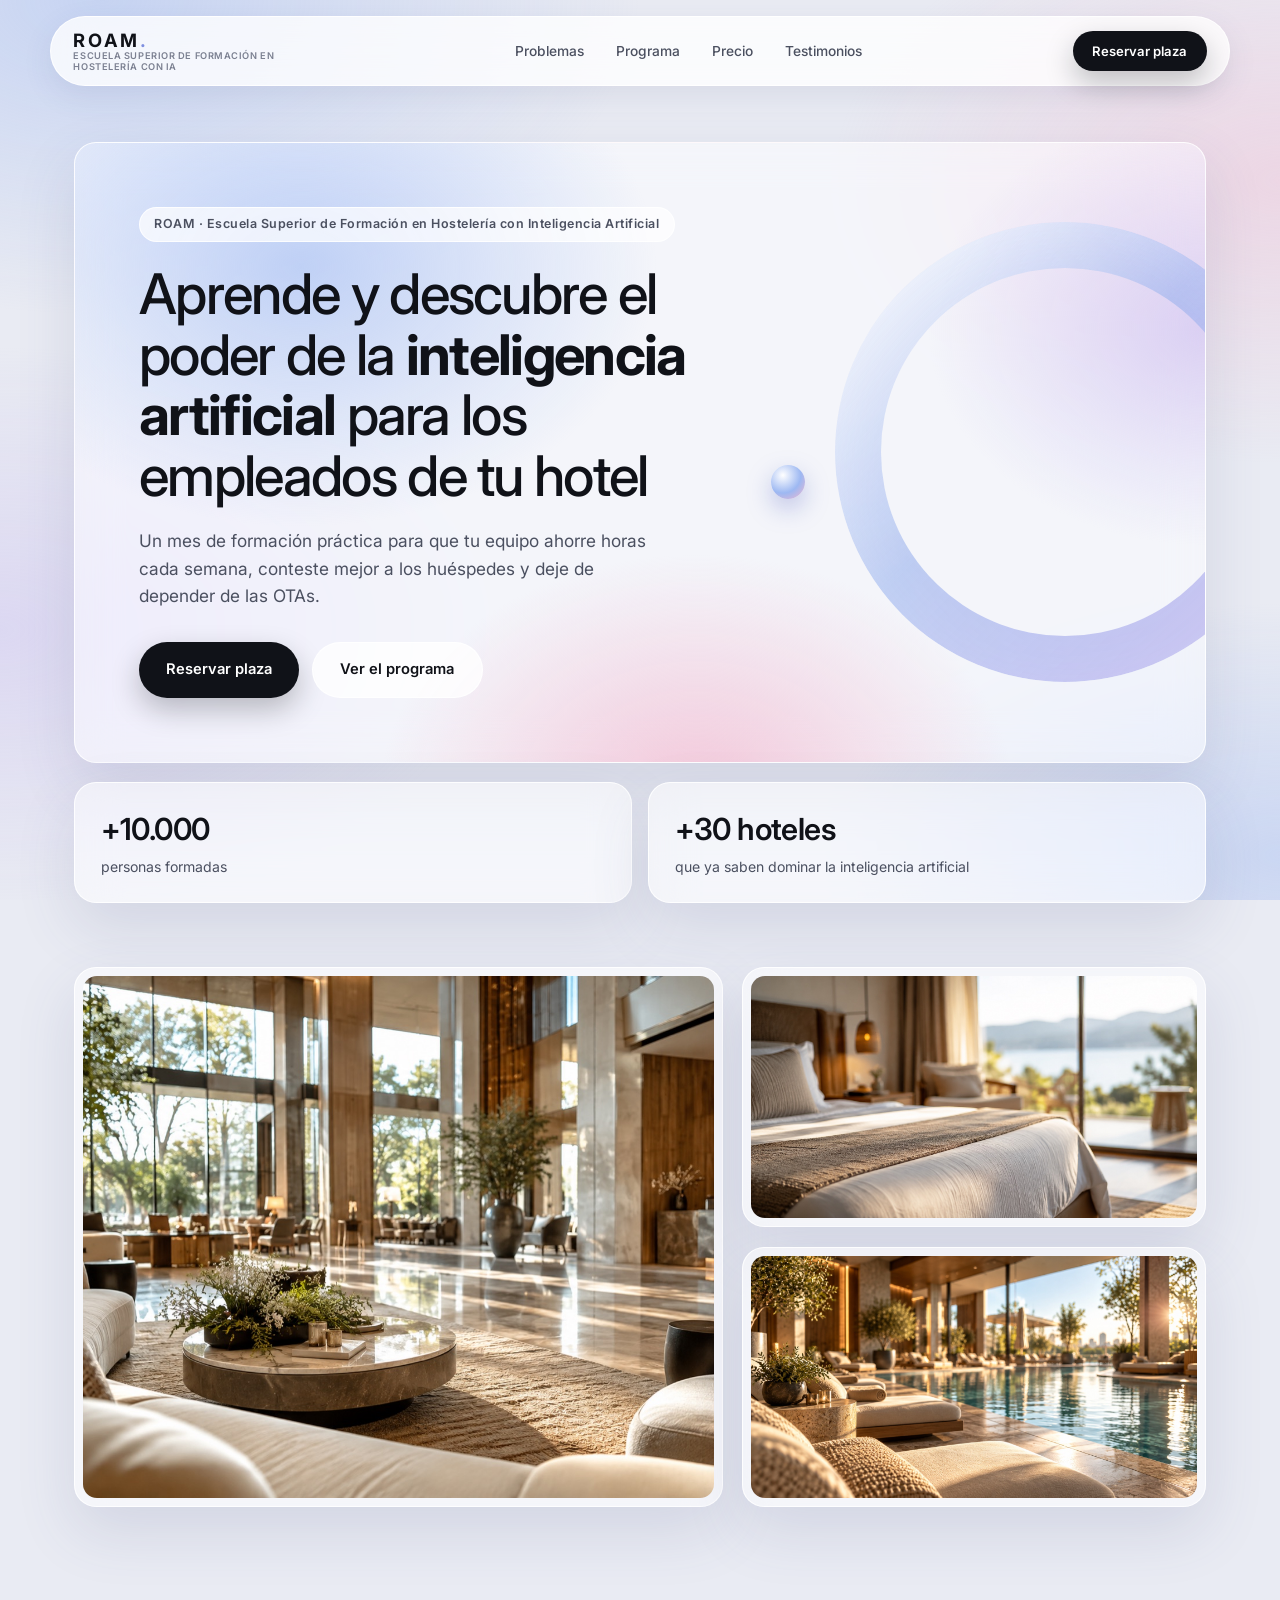
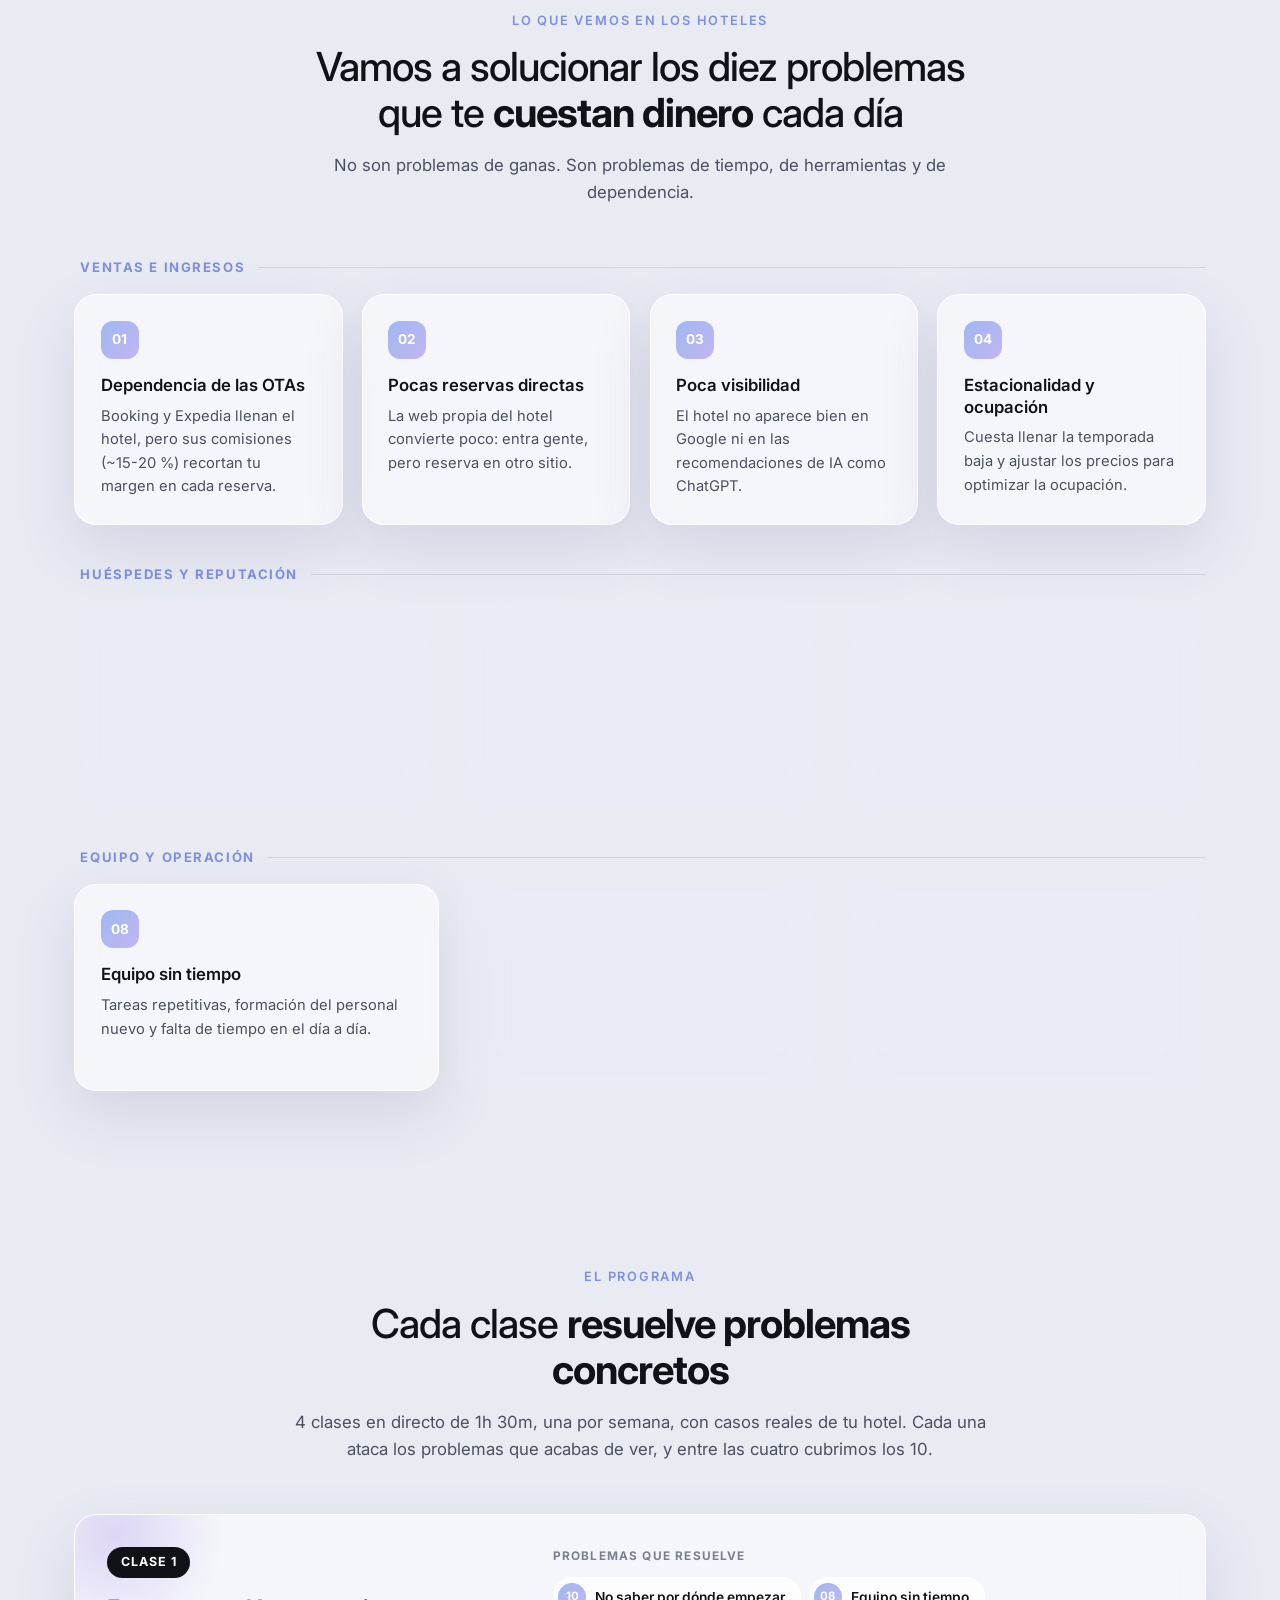
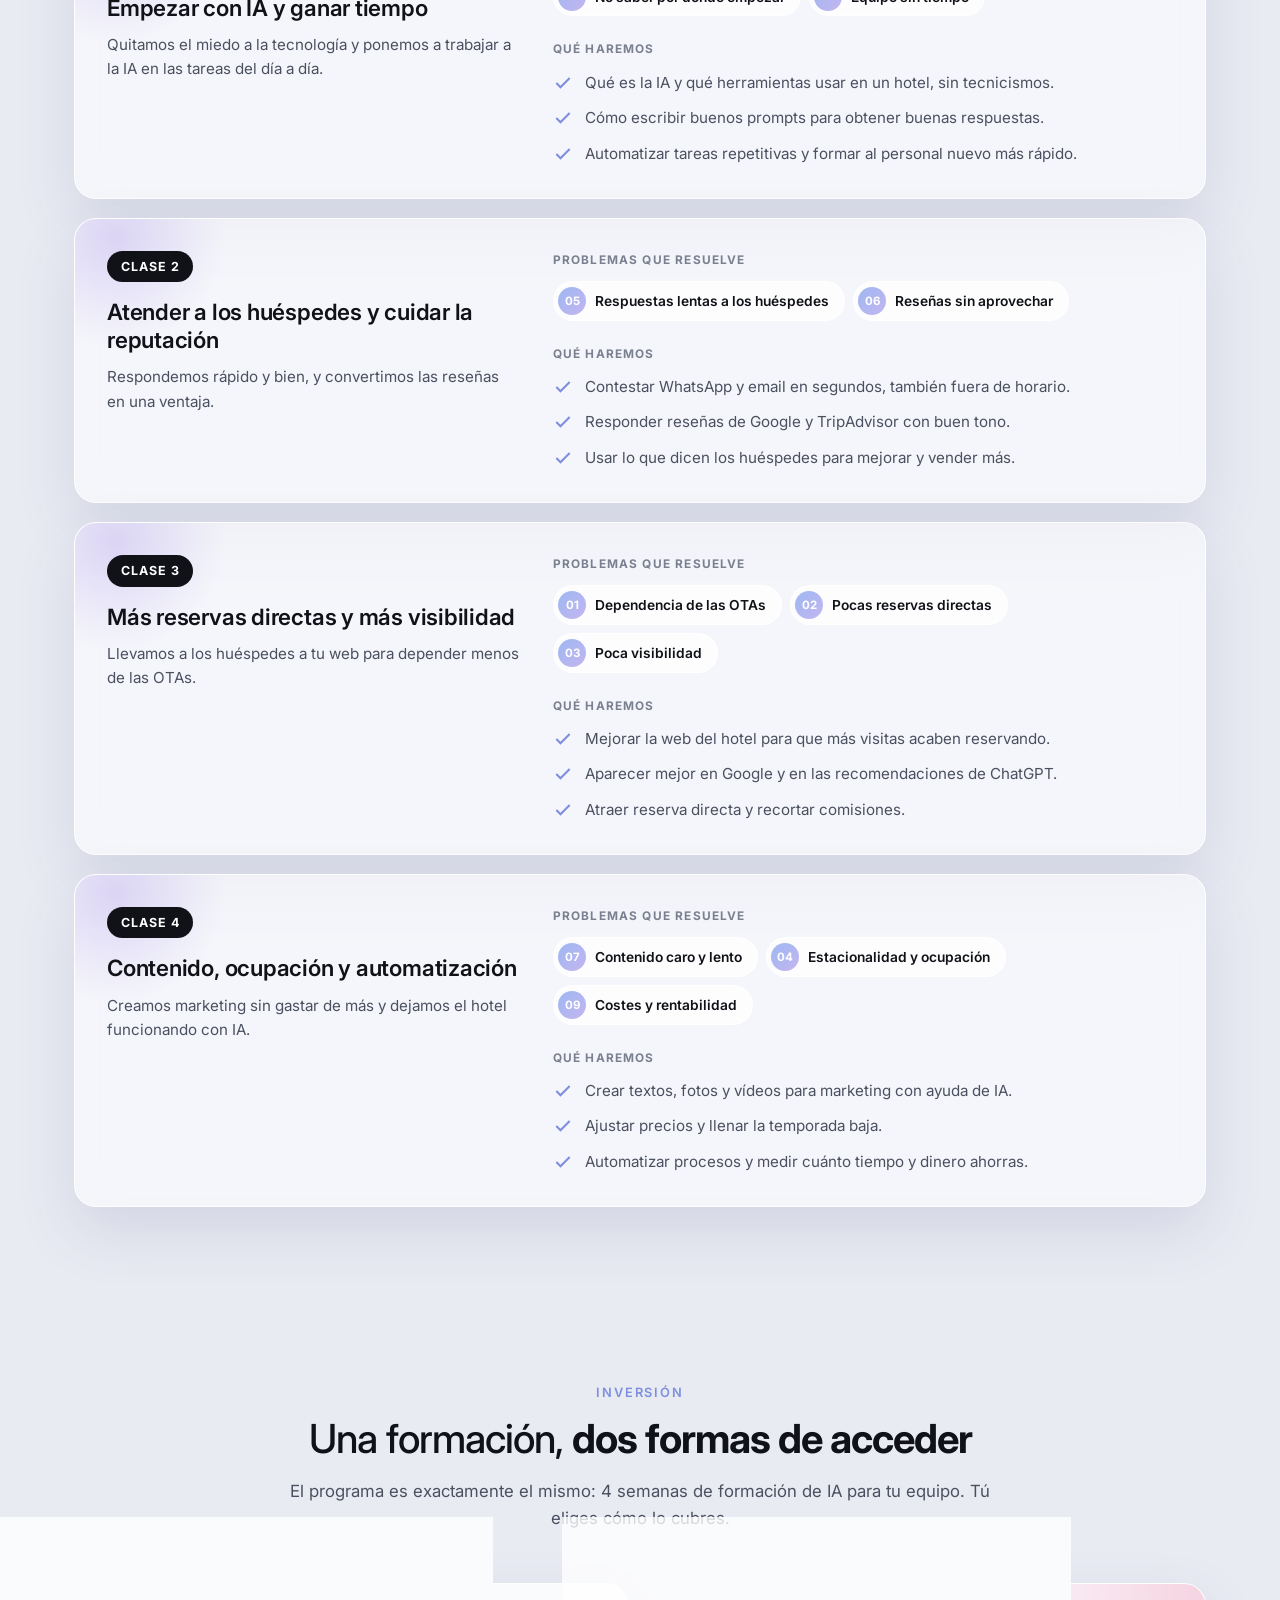
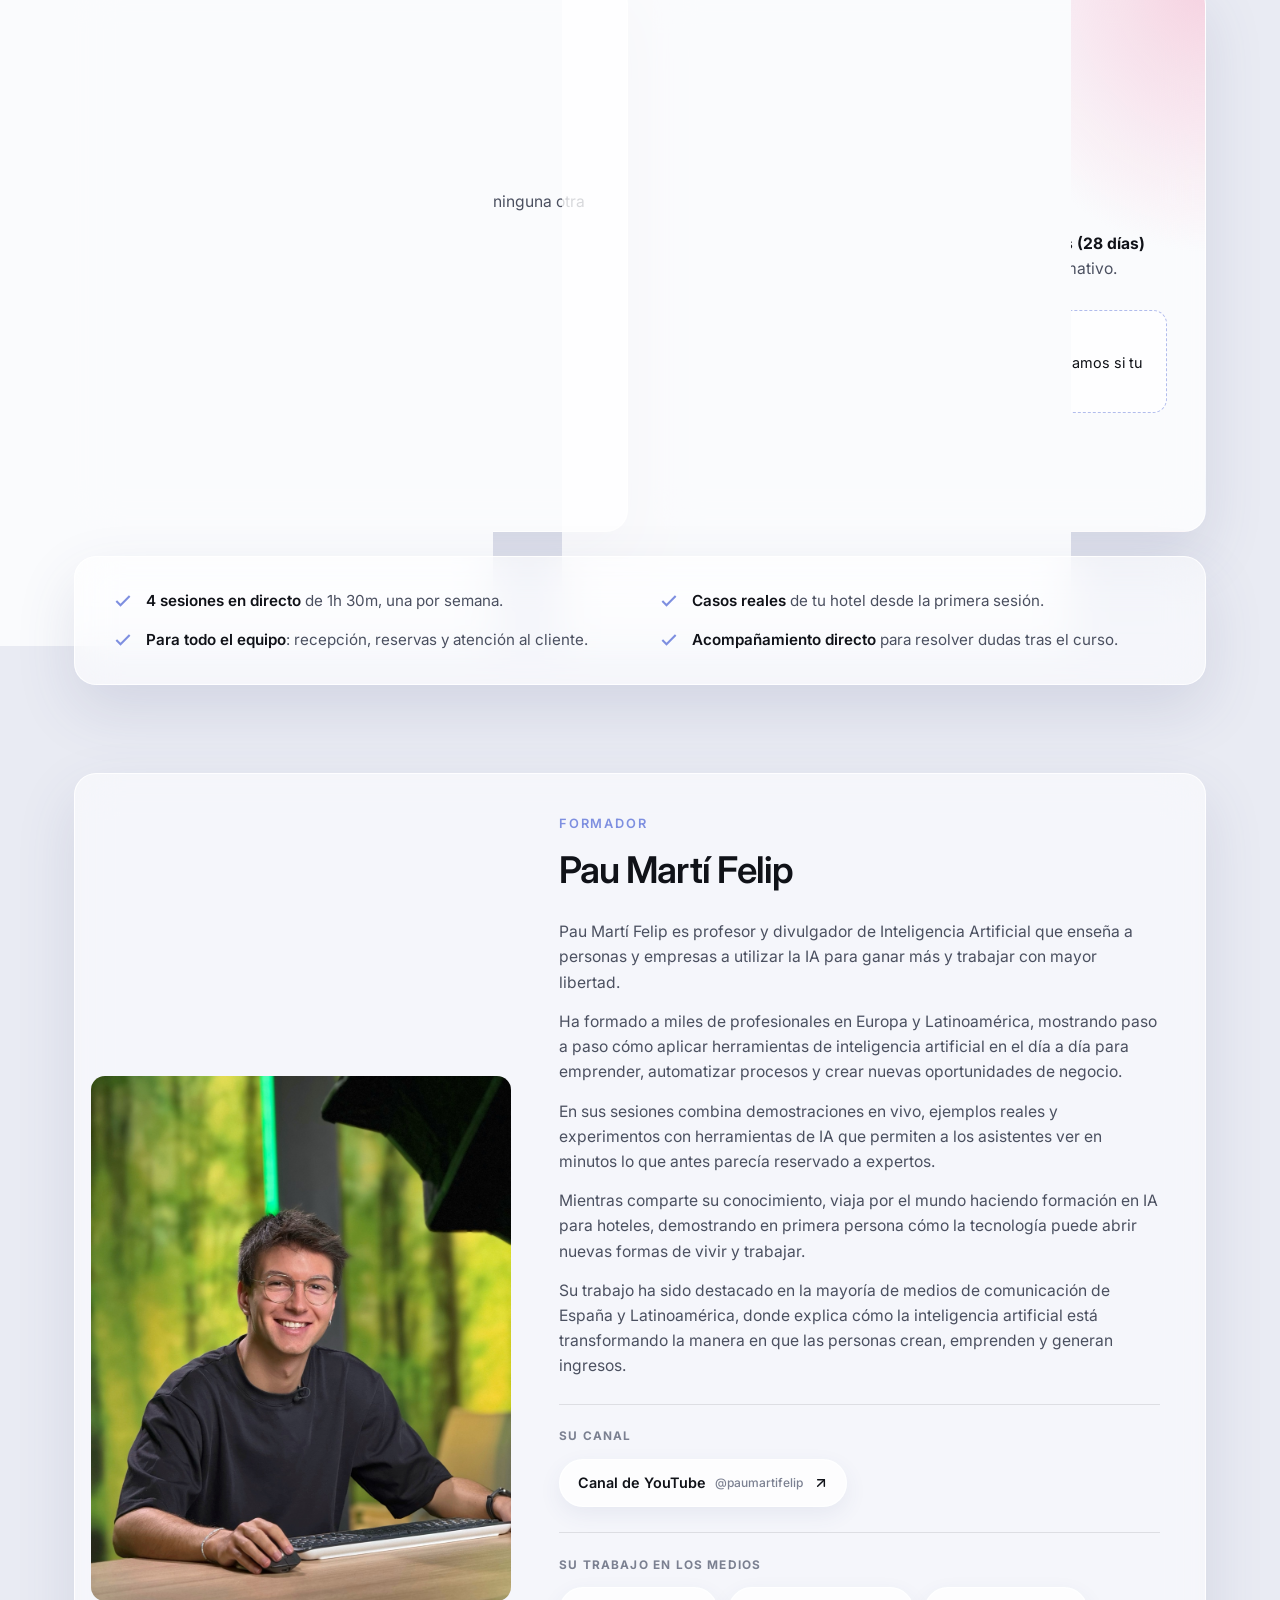
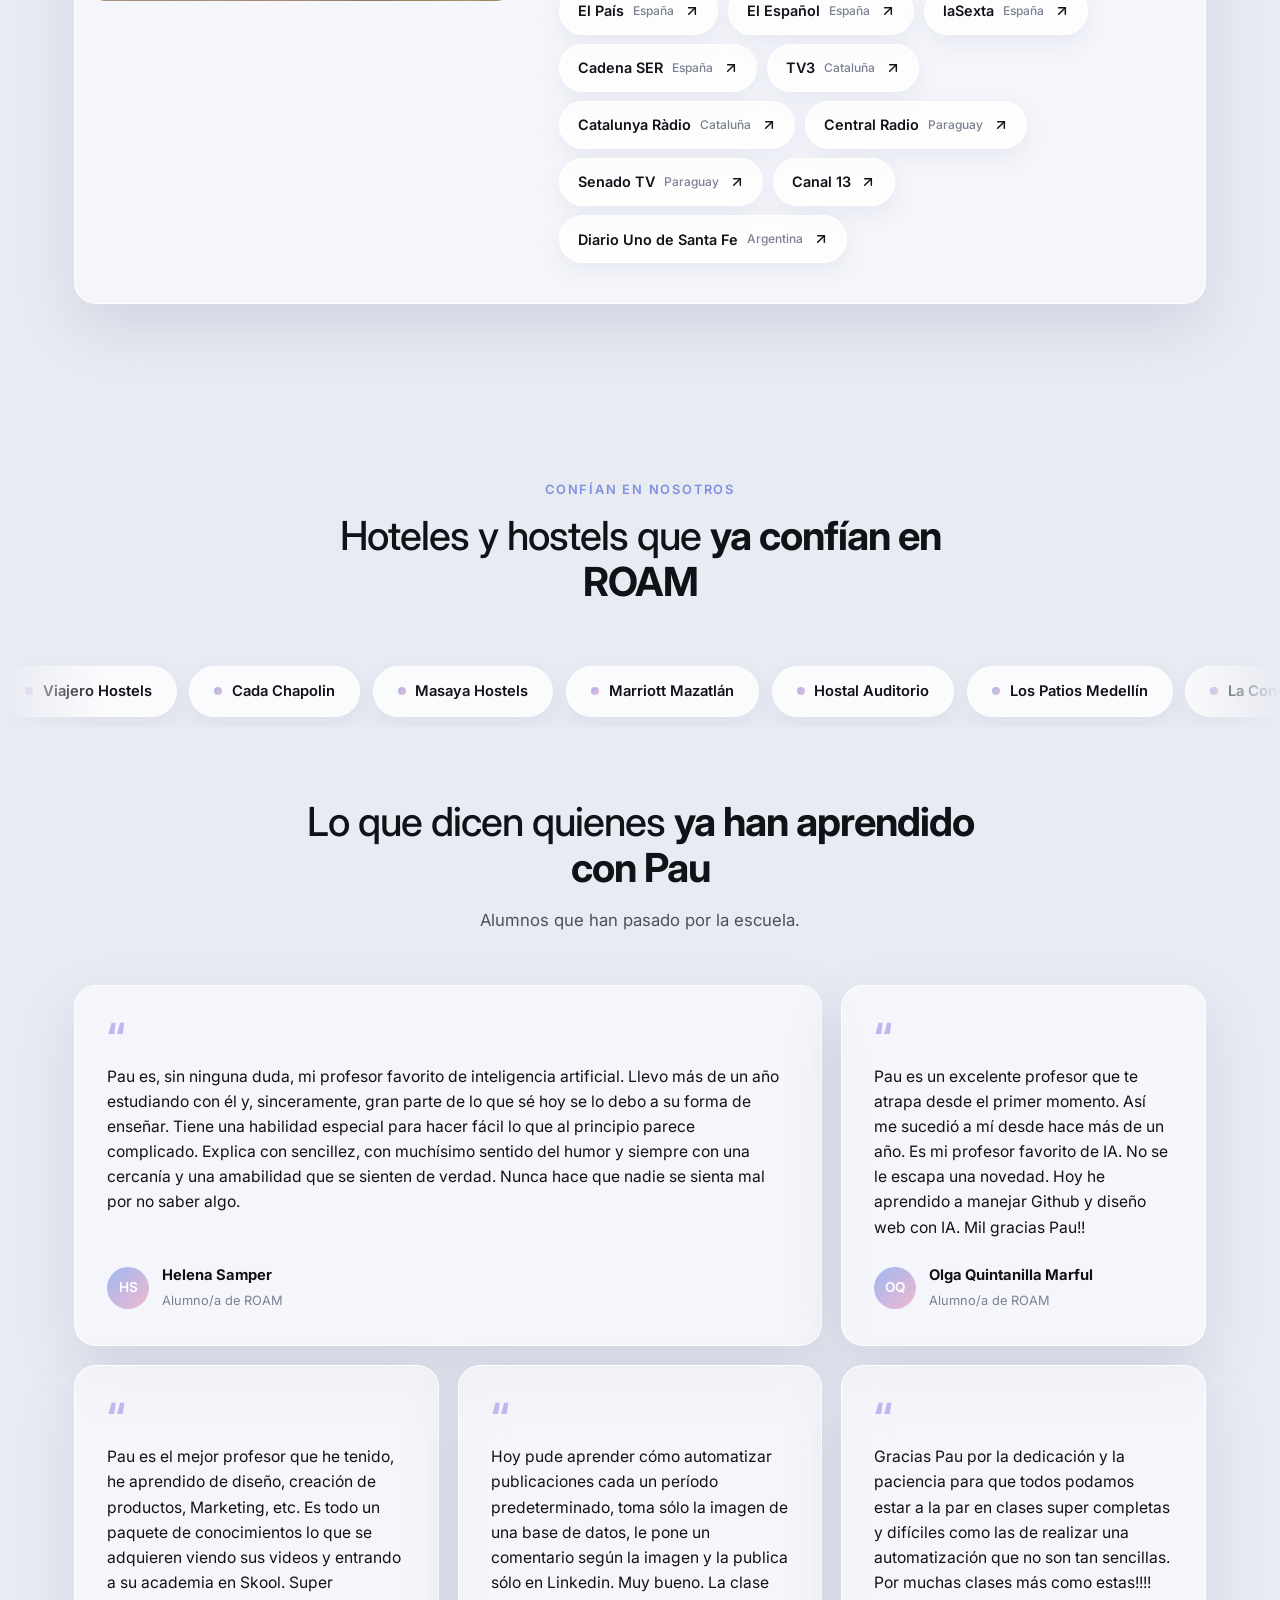
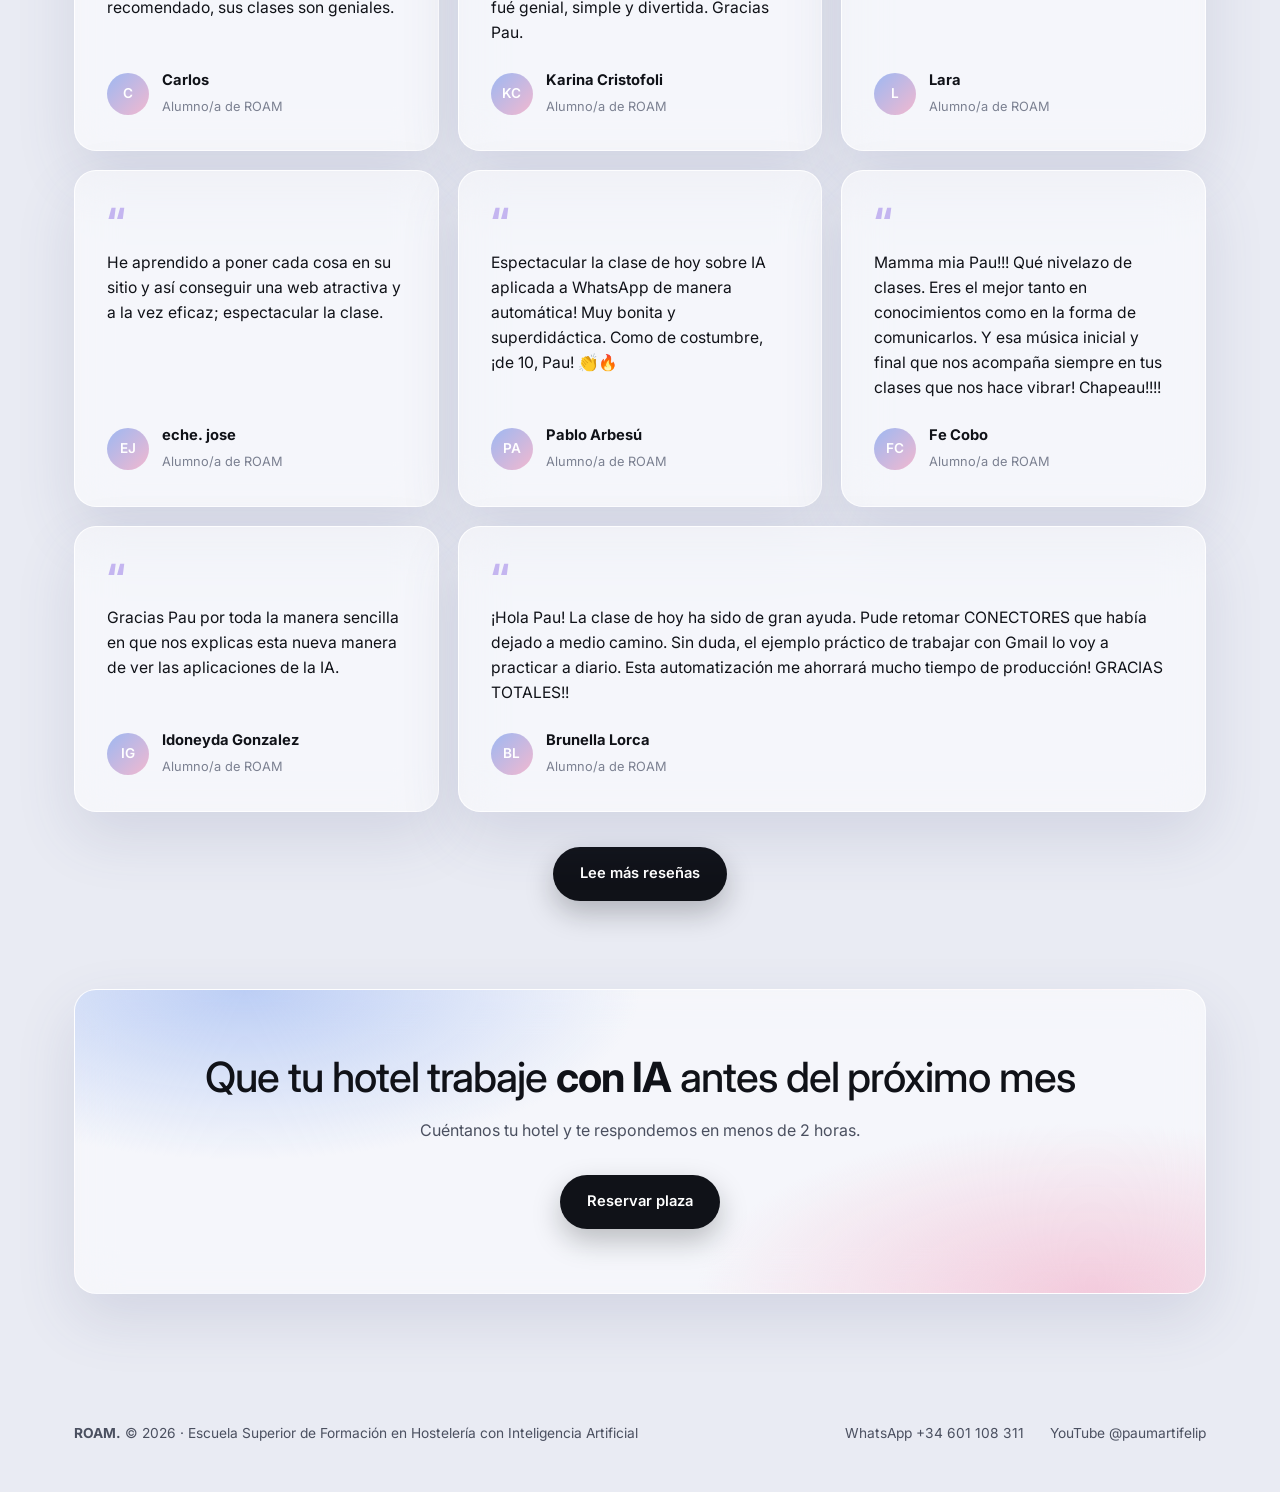
<file: index.html>
<!DOCTYPE html>
<html lang="es">
<head>
  <meta charset="UTF-8" />
  <meta name="viewport" content="width=device-width, initial-scale=1.0" />
  <title>ROAM · Escuela Superior de Formación en Hostelería con Inteligencia Artificial</title>
  <meta name="description" content="Formación intensiva de 1 mes en Inteligencia Artificial para equipos de hotel: ahorra horas de trabajo, responde mejor a tus huéspedes y depende menos de las OTAs." />

  <meta property="og:type" content="website" />
  <meta property="og:site_name" content="ROAM Escuela Superior de Formación en Hostelería con IA" />
  <meta property="og:title" content="ROAM · Escuela Superior de Formación en Hostelería con Inteligencia Artificial" />
  <meta property="og:description" content="4 semanas para que tu equipo de hotel trabaje con IA: reseñas, reservas, peticiones y automatización." />
  <meta property="og:image" content="assets/og-image.jpg?v=2" />
  <meta property="og:image:width" content="1200" />
  <meta property="og:image:height" content="630" />

  <link rel="icon" type="image/png" href="assets/favicon.png" />
  <link rel="icon" href="assets/favicon.ico" sizes="any" />
  <link rel="apple-touch-icon" href="assets/apple-touch-icon.png" />
  <link rel="stylesheet" href="style.css" />
</head>
<body>

  <!-- NAV -->
  <header class="nav">
    <a href="index.html" class="logo-wrap"><span class="logo">ROAM<span>.</span></span><span class="logo-sub">Escuela Superior de Formación en Hostelería con IA</span></a>
    <nav class="nav-links" id="navLinks">
      <a href="#problemas" onclick="closeNav()">Problemas</a>
      <a href="#programa" onclick="closeNav()">Programa</a>
      <a href="#precio" onclick="closeNav()">Precio</a>
      <a href="#testimonios" onclick="closeNav()">Testimonios</a>
    </nav>
    <div class="nav-right">
      <a class="btn btn-dark" href="https://wa.me/34601108311?text=Hola%20ROAM%2C%20quiero%20reservar%20plaza%20en%20la%20Formaci%C3%B3n%20de%20IA%20para%20Hoteles.%20%C2%BFMe%20pod%C3%A9is%20dar%20m%C3%A1s%20informaci%C3%B3n%3F" target="_blank" rel="noopener">Reservar plaza</a>
      <button class="menu-btn" onclick="toggleNav()" aria-label="Menú">
        <svg viewBox="0 0 24 24" fill="none" stroke="currentColor" stroke-width="2" stroke-linecap="round">
          <line x1="3" y1="7" x2="21" y2="7"></line><line x1="3" y1="12" x2="21" y2="12"></line><line x1="3" y1="17" x2="21" y2="17"></line>
        </svg>
      </button>
    </div>
  </header>

  <main>
    <!-- HERO -->
    <section class="hero" id="formacion">
      <div class="container">
        <div class="hero-frame glass">
          <div class="orb"></div>
          <div class="orb-dot"></div>
          <div class="hero-copy">
            <span class="eyebrow">ROAM · Escuela Superior de Formación en Hostelería con Inteligencia Artificial</span>
            <h1>Aprende y descubre el poder de la <b>inteligencia artificial</b> para los empleados de tu hotel</h1>
            <p class="lead">Un mes de formación práctica para que tu equipo ahorre horas cada semana, conteste mejor a los huéspedes y deje de depender de las OTAs.</p>
            <div class="hero-actions">
              <a class="btn btn-dark" href="https://wa.me/34601108311?text=Hola%20ROAM%2C%20quiero%20reservar%20plaza%20en%20la%20Formaci%C3%B3n%20de%20IA%20para%20Hoteles.%20%C2%BFMe%20pod%C3%A9is%20dar%20m%C3%A1s%20informaci%C3%B3n%3F" target="_blank" rel="noopener">Reservar plaza</a>
              <a href="#programa" class="btn btn-light">Ver el programa</a>
            </div>
          </div>
        </div>

        <div class="hero-stats">
          <div class="glass stat"><strong>+10.000</strong><span>personas formadas</span></div>
          <div class="glass stat"><strong>+30 hoteles</strong><span>que ya saben dominar la inteligencia artificial</span></div>
        </div>
      </div>
    </section>

    <!-- GALERÍA -->
    <section class="gallery-section">
      <div class="container">
        <div class="gallery">
          <figure class="glass shot shot-lg"><img src="assets/galeria-lobby.jpg" alt="Lobby de un hotel de lujo con luz natural" loading="lazy" /></figure>
          <figure class="glass shot"><img src="assets/galeria-habitacion.jpg" alt="Habitación de hotel con vistas al mar" loading="lazy" /></figure>
          <figure class="glass shot"><img src="assets/galeria-piscina.jpg" alt="Zona de piscina y spa de un hotel" loading="lazy" /></figure>
        </div>
      </div>
    </section>

    <!-- PROBLEMAS -->
    <section id="problemas">
      <div class="container">
        <div class="section-head">
          <span class="kicker">Lo que vemos en los hoteles</span>
          <h2>Vamos a solucionar los diez problemas que te <b>cuestan dinero</b> cada día</h2>
          <p>No son problemas de ganas. Son problemas de tiempo, de herramientas y de dependencia.</p>
        </div>

        <div class="problem-group">
          <h3 class="group-title">Ventas e ingresos</h3>
          <div class="problems">
            <article class="glass problem">
              <span class="p-num">01</span>
              <h4>Dependencia de las OTAs</h4>
              <p>Booking y Expedia llenan el hotel, pero sus comisiones (~15-20 %) recortan tu margen en cada reserva.</p>
            </article>
            <article class="glass problem">
              <span class="p-num">02</span>
              <h4>Pocas reservas directas</h4>
              <p>La web propia del hotel convierte poco: entra gente, pero reserva en otro sitio.</p>
            </article>
            <article class="glass problem">
              <span class="p-num">03</span>
              <h4>Poca visibilidad</h4>
              <p>El hotel no aparece bien en Google ni en las recomendaciones de IA como ChatGPT.</p>
            </article>
            <article class="glass problem">
              <span class="p-num">04</span>
              <h4>Estacionalidad y ocupación</h4>
              <p>Cuesta llenar la temporada baja y ajustar los precios para optimizar la ocupación.</p>
            </article>
          </div>
        </div>

        <div class="problem-group">
          <h3 class="group-title">Huéspedes y reputación</h3>
          <div class="problems">
            <article class="glass problem">
              <span class="p-num">05</span>
              <h4>Respuestas lentas a los huéspedes</h4>
              <p>Por WhatsApp o email, tardar en contestar significa perder reservas.</p>
            </article>
            <article class="glass problem">
              <span class="p-num">06</span>
              <h4>Reseñas sin aprovechar</h4>
              <p>Gestionar y sacar partido a las reseñas de Google y TripAdvisor lleva tiempo que no hay.</p>
            </article>
            <article class="glass problem">
              <span class="p-num">07</span>
              <h4>Contenido caro y lento</h4>
              <p>Las fotos y los vídeos de calidad para marketing cuestan dinero y tardan en producirse.</p>
            </article>
          </div>
        </div>

        <div class="problem-group">
          <h3 class="group-title">Equipo y operación</h3>
          <div class="problems">
            <article class="glass problem">
              <span class="p-num">08</span>
              <h4>Equipo sin tiempo</h4>
              <p>Tareas repetitivas, formación del personal nuevo y falta de tiempo en el día a día.</p>
            </article>
            <article class="glass problem">
              <span class="p-num">09</span>
              <h4>Costes y rentabilidad</h4>
              <p>Los costes operativos aprietan y cuesta mantener la rentabilidad general del hotel.</p>
            </article>
            <article class="glass problem">
              <span class="p-num">10</span>
              <h4>No saber por dónde empezar</h4>
              <p>Hay tanta tecnología e IA que muchos hoteles se sienten abrumados y no dan el primer paso.</p>
            </article>
          </div>
        </div>
      </div>
    </section>

    <!-- PROGRAMA -->
    <section id="programa">
      <div class="container">
        <div class="section-head">
          <span class="kicker">El programa</span>
          <h2>Cada clase <b>resuelve problemas concretos</b></h2>
          <p>4 clases en directo de 1h 30m, una por semana, con casos reales de tu hotel. Cada una ataca los problemas que acabas de ver, y entre las cuatro cubrimos los 10.</p>
        </div>

        <div class="classes">
          <article class="glass class-card">
            <div class="class-head">
              <span class="class-num">Clase 1</span>
              <h3>Empezar con IA y ganar tiempo</h3>
              <p>Quitamos el miedo a la tecnología y ponemos a trabajar a la IA en las tareas del día a día.</p>
            </div>
            <div class="class-body">
              <div class="class-label">Problemas que resuelve</div>
              <div class="chips"><a href="#problemas" class="chip"><span class="p-num">10</span>No saber por dónde empezar</a><a href="#problemas" class="chip"><span class="p-num">08</span>Equipo sin tiempo</a></div>
              <div class="class-label">Qué haremos</div>
              <ul class="class-list"><li><svg viewBox="0 0 24 24"><polyline points="20 6 9 17 4 12"></polyline></svg><span>Qué es la IA y qué herramientas usar en un hotel, sin tecnicismos.</span></li><li><svg viewBox="0 0 24 24"><polyline points="20 6 9 17 4 12"></polyline></svg><span>Cómo escribir buenos prompts para obtener buenas respuestas.</span></li><li><svg viewBox="0 0 24 24"><polyline points="20 6 9 17 4 12"></polyline></svg><span>Automatizar tareas repetitivas y formar al personal nuevo más rápido.</span></li></ul>
            </div>
          </article>
          <article class="glass class-card">
            <div class="class-head">
              <span class="class-num">Clase 2</span>
              <h3>Atender a los huéspedes y cuidar la reputación</h3>
              <p>Respondemos rápido y bien, y convertimos las reseñas en una ventaja.</p>
            </div>
            <div class="class-body">
              <div class="class-label">Problemas que resuelve</div>
              <div class="chips"><a href="#problemas" class="chip"><span class="p-num">05</span>Respuestas lentas a los huéspedes</a><a href="#problemas" class="chip"><span class="p-num">06</span>Reseñas sin aprovechar</a></div>
              <div class="class-label">Qué haremos</div>
              <ul class="class-list"><li><svg viewBox="0 0 24 24"><polyline points="20 6 9 17 4 12"></polyline></svg><span>Contestar WhatsApp y email en segundos, también fuera de horario.</span></li><li><svg viewBox="0 0 24 24"><polyline points="20 6 9 17 4 12"></polyline></svg><span>Responder reseñas de Google y TripAdvisor con buen tono.</span></li><li><svg viewBox="0 0 24 24"><polyline points="20 6 9 17 4 12"></polyline></svg><span>Usar lo que dicen los huéspedes para mejorar y vender más.</span></li></ul>
            </div>
          </article>
          <article class="glass class-card">
            <div class="class-head">
              <span class="class-num">Clase 3</span>
              <h3>Más reservas directas y más visibilidad</h3>
              <p>Llevamos a los huéspedes a tu web para depender menos de las OTAs.</p>
            </div>
            <div class="class-body">
              <div class="class-label">Problemas que resuelve</div>
              <div class="chips"><a href="#problemas" class="chip"><span class="p-num">01</span>Dependencia de las OTAs</a><a href="#problemas" class="chip"><span class="p-num">02</span>Pocas reservas directas</a><a href="#problemas" class="chip"><span class="p-num">03</span>Poca visibilidad</a></div>
              <div class="class-label">Qué haremos</div>
              <ul class="class-list"><li><svg viewBox="0 0 24 24"><polyline points="20 6 9 17 4 12"></polyline></svg><span>Mejorar la web del hotel para que más visitas acaben reservando.</span></li><li><svg viewBox="0 0 24 24"><polyline points="20 6 9 17 4 12"></polyline></svg><span>Aparecer mejor en Google y en las recomendaciones de ChatGPT.</span></li><li><svg viewBox="0 0 24 24"><polyline points="20 6 9 17 4 12"></polyline></svg><span>Atraer reserva directa y recortar comisiones.</span></li></ul>
            </div>
          </article>
          <article class="glass class-card">
            <div class="class-head">
              <span class="class-num">Clase 4</span>
              <h3>Contenido, ocupación y automatización</h3>
              <p>Creamos marketing sin gastar de más y dejamos el hotel funcionando con IA.</p>
            </div>
            <div class="class-body">
              <div class="class-label">Problemas que resuelve</div>
              <div class="chips"><a href="#problemas" class="chip"><span class="p-num">07</span>Contenido caro y lento</a><a href="#problemas" class="chip"><span class="p-num">04</span>Estacionalidad y ocupación</a><a href="#problemas" class="chip"><span class="p-num">09</span>Costes y rentabilidad</a></div>
              <div class="class-label">Qué haremos</div>
              <ul class="class-list"><li><svg viewBox="0 0 24 24"><polyline points="20 6 9 17 4 12"></polyline></svg><span>Crear textos, fotos y vídeos para marketing con ayuda de IA.</span></li><li><svg viewBox="0 0 24 24"><polyline points="20 6 9 17 4 12"></polyline></svg><span>Ajustar precios y llenar la temporada baja.</span></li><li><svg viewBox="0 0 24 24"><polyline points="20 6 9 17 4 12"></polyline></svg><span>Automatizar procesos y medir cuánto tiempo y dinero ahorras.</span></li></ul>
            </div>
          </article>
        </div>
      </div>
    </section>

    <!-- PRECIO -->
    <section id="precio">
      <div class="container">
        <div class="section-head">
          <span class="kicker">Inversión</span>
          <h2>Una formación, <b>dos formas de acceder</b></h2>
          <p>El programa es exactamente el mismo: 4 semanas de formación de IA para tu equipo. Tú eliges cómo lo cubres.</p>
        </div>

        <div class="options">
          <article class="glass option">
            <span class="option-num">Opción 1</span>
            <h3>Pago directo</h3>
            <div class="amount">1.990 $ USD</div>
            <p class="option-desc">Pago único. Formación completa de 4 semanas, sin ninguna otra condición.</p>
            <a class="btn btn-dark" href="https://wa.me/34601108311?text=Hola%20ROAM%2C%20me%20interesa%20la%20Opci%C3%B3n%201%20%28pago%20directo%2C%201.990%20%24%20USD%29%20de%20la%20Formaci%C3%B3n%20de%20IA%20para%20Hoteles%20%281%20mes%29." target="_blank" rel="noopener">Elegir opción 1</a>
          </article>

          <article class="glass option option-featured">
            <span class="option-num">Opción 2 · Canje</span>
            <span class="option-exclusive">Solo hoteles seleccionados</span>
            <h3>Formación a cambio de estancia</h3>
            <div class="amount">290 $ USD</div>
            <p class="option-desc">Solo 290 $ USD para cubrir gastos, más <strong>4 semanas (28 días) de alojamiento en el hotel</strong> para nuestro equipo formativo.</p>
            <div class="option-notice">
              <strong>Antes de reservar, consúltanos.</strong>
              Este canje no es para todos los hoteles. Primero revisamos si tu hotel tiene las características para poder aplicar.
            </div>
            <a class="btn btn-dark" href="https://wa.me/34601108311?text=Hola%20ROAM%2C%20quer%C3%ADa%20consultar%20si%20mi%20hotel%20puede%20aplicar%20a%20la%20Opci%C3%B3n%202%20%28canje%3A%20290%20%24%20USD%20%2B%204%20semanas%20%2F%2028%20d%C3%ADas%20de%20estancia%29%20de%20la%20Formaci%C3%B3n%20de%20IA%20para%20Hoteles.%20%C2%BFQu%C3%A9%20caracter%C3%ADsticas%20tiene%20que%20cumplir%3F" target="_blank" rel="noopener">Consultar si mi hotel puede aplicar</a>
          </article>
        </div>

        <ul class="glass includes">
          <li><svg viewBox="0 0 24 24"><polyline points="20 6 9 17 4 12"></polyline></svg><span><strong>4 sesiones en directo</strong> de 1h 30m, una por semana.</span></li>
          <li><svg viewBox="0 0 24 24"><polyline points="20 6 9 17 4 12"></polyline></svg><span><strong>Casos reales</strong> de tu hotel desde la primera sesión.</span></li>
          <li><svg viewBox="0 0 24 24"><polyline points="20 6 9 17 4 12"></polyline></svg><span><strong>Para todo el equipo</strong>: recepción, reservas y atención al cliente.</span></li>
          <li><svg viewBox="0 0 24 24"><polyline points="20 6 9 17 4 12"></polyline></svg><span><strong>Acompañamiento directo</strong> para resolver dudas tras el curso.</span></li>
        </ul>
      </div>
    </section>

    <!-- FORMADOR -->
    <section id="formador" style="padding-top: 0;">
      <div class="container">
        <div class="glass trainer">
          <img src="assets/pau-formador.jpg" alt="Pau Martí Felip, formador de inteligencia artificial" loading="lazy" />
          <div class="trainer-text">
            <span class="kicker">Formador</span>
            <h2>Pau Martí Felip</h2>
            <p>Pau Martí Felip es profesor y divulgador de Inteligencia Artificial que enseña a personas y empresas a utilizar la IA para ganar más y trabajar con mayor libertad.</p>
            <p>Ha formado a miles de profesionales en Europa y Latinoamérica, mostrando paso a paso cómo aplicar herramientas de inteligencia artificial en el día a día para emprender, automatizar procesos y crear nuevas oportunidades de negocio.</p>
            <p>En sus sesiones combina demostraciones en vivo, ejemplos reales y experimentos con herramientas de IA que permiten a los asistentes ver en minutos lo que antes parecía reservado a expertos.</p>
            <p>Mientras comparte su conocimiento, viaja por el mundo haciendo formación en IA para hoteles, demostrando en primera persona cómo la tecnología puede abrir nuevas formas de vivir y trabajar.</p>
            <p>Su trabajo ha sido destacado en la mayoría de medios de comunicación de España y Latinoamérica, donde explica cómo la inteligencia artificial está transformando la manera en que las personas crean, emprenden y generan ingresos.</p>

            <div class="press">
              <div class="press-label">Su canal</div>
              <div class="press-buttons">
                <a class="press-btn" href="https://www.youtube.com/@paumartifelip" target="_blank" rel="noopener"><span>Canal de YouTube</span><small>@paumartifelip</small><svg viewBox="0 0 24 24"><line x1="7" y1="17" x2="17" y2="7"></line><polyline points="7 7 17 7 17 17"></polyline></svg></a>
              </div>
            </div>

            <div class="press">
              <div class="press-label">Su trabajo en los medios</div>
              <div class="press-buttons">
                <a class="press-btn" href="https://elpais.com/tecnologia/2023-03-14/el-boom-de-la-inteligencia-artificial-crea-un-nuevo-trabajo-experto-en-hablar-con-la-maquina.html" target="_blank" rel="noopener"><span>El País</span><small>España</small><svg viewBox="0 0 24 24"><line x1="7" y1="17" x2="17" y2="7"></line><polyline points="7 7 17 7 17 17"></polyline></svg></a>
                <a class="press-btn" href="https://www.elespanol.com/reportajes/20230328/pau-aprendio-tiktok-ingeniero-ia-trabajo-eur/751675167_0.html" target="_blank" rel="noopener"><span>El Español</span><small>España</small><svg viewBox="0 0 24 24"><line x1="7" y1="17" x2="17" y2="7"></line><polyline points="7 7 17 7 17 17"></polyline></svg></a>
                <a class="press-btn" href="https://www.lasexta.com/programas/sexta-noche/advertencia-ingeniero-hosteleros-inteligencia-artificial-vais-quedar-trabajadores_202303196416e58696c07c00018b43dd.html" target="_blank" rel="noopener"><span>laSexta</span><small>España</small><svg viewBox="0 0 24 24"><line x1="7" y1="17" x2="17" y2="7"></line><polyline points="7 7 17 7 17 17"></polyline></svg></a>
                <a class="press-btn" href="https://cadenaser.com/nacional/2023/03/20/los-prompt-engineer-la-profesion-mas-cotizada-del-momento-saber-preguntar-y-muy-bien-a-una-inteligencia-artificial-cadena-ser/" target="_blank" rel="noopener"><span>Cadena SER</span><small>España</small><svg viewBox="0 0 24 24"><line x1="7" y1="17" x2="17" y2="7"></line><polyline points="7 7 17 7 17 17"></polyline></svg></a>
                <a class="press-btn" href="https://www.youtube.com/watch?v=EMlD9jRfd5Q" target="_blank" rel="noopener"><span>TV3</span><small>Cataluña</small><svg viewBox="0 0 24 24"><line x1="7" y1="17" x2="17" y2="7"></line><polyline points="7 7 17 7 17 17"></polyline></svg></a>
                <a class="press-btn" href="https://www.3cat.cat/3cat/pau-marti-felip-soc-prompt-engineer-dissenyo-instruccions-per-a-intelligencies-artificials/audio/1170229/" target="_blank" rel="noopener"><span>Catalunya Ràdio</span><small>Cataluña</small><svg viewBox="0 0 24 24"><line x1="7" y1="17" x2="17" y2="7"></line><polyline points="7 7 17 7 17 17"></polyline></svg></a>
                <a class="press-btn" href="https://1140am.com.py/pau-marti-felip-la-ia-puede-convertirse-en-un-asistente-para-cualquier-emprendedor/" target="_blank" rel="noopener"><span>Central Radio</span><small>Paraguay</small><svg viewBox="0 0 24 24"><line x1="7" y1="17" x2="17" y2="7"></line><polyline points="7 7 17 7 17 17"></polyline></svg></a>
                <a class="press-btn" href="https://www.senado.gov.py/index.php/menu-dircom/sub-menu-noticias-comisiones/abordan-los-desafios-y-oportunidades-de-la-ia.html" target="_blank" rel="noopener"><span>Senado TV</span><small>Paraguay</small><svg viewBox="0 0 24 24"><line x1="7" y1="17" x2="17" y2="7"></line><polyline points="7 7 17 7 17 17"></polyline></svg></a>
                <a class="press-btn" href="https://youtu.be/Xkjyvmy6XLc" target="_blank" rel="noopener"><span>Canal 13</span><svg viewBox="0 0 24 24"><line x1="7" y1="17" x2="17" y2="7"></line><polyline points="7 7 17 7 17 17"></polyline></svg></a>
                <a class="press-btn" href="https://www.unosantafe.com.ar/santa-fe/viene-reemplazar-o-ayudar-la-inteligencia-artificial-esta-cambiando-el-mundo-del-trabajo-n10056655.html" target="_blank" rel="noopener"><span>Diario Uno de Santa Fe</span><small>Argentina</small><svg viewBox="0 0 24 24"><line x1="7" y1="17" x2="17" y2="7"></line><polyline points="7 7 17 7 17 17"></polyline></svg></a>
              </div>
            </div>
          </div>
        </div>
      </div>
    </section>

    <!-- TESTIMONIOS -->
    <section id="testimonios">
      <div class="container">
        <div class="section-head">
          <span class="kicker">Confían en nosotros</span>
          <h2>Hoteles y hostels que <b>ya confían en ROAM</b></h2>
        </div>
      </div>

      <div class="marquee" aria-label="Hoteles y hostels que confían en nosotros">
        <div class="marquee-track"><span class="hotel-pill"><span class="dot"></span>Viajero Hostels</span><span class="hotel-pill"><span class="dot"></span>Cada Chapolin</span><span class="hotel-pill"><span class="dot"></span>Masaya Hostels</span><span class="hotel-pill"><span class="dot"></span>Marriott Mazatlán</span><span class="hotel-pill"><span class="dot"></span>Hostal Auditorio</span><span class="hotel-pill"><span class="dot"></span>Los Patios Medellín</span><span class="hotel-pill"><span class="dot"></span>La Controra Nápoles</span><span class="hotel-pill"><span class="dot"></span>Blablabla Bari</span><span class="hotel-pill"><span class="dot"></span>Ryad Layla Rouge</span><span class="hotel-pill"><span class="dot"></span>Los Amigos Nest</span><span class="hotel-pill"><span class="dot"></span>Font Andorra Hotel</span><span class="hotel-pill"><span class="dot"></span>Fira Backpackers</span><span class="hotel-pill"><span class="dot"></span>Ostello Bello</span><span class="hotel-pill"><span class="dot"></span>Intercontinental Medellín</span><span class="hotel-pill"><span class="dot"></span>Viajero Hostels</span><span class="hotel-pill"><span class="dot"></span>Cada Chapolin</span><span class="hotel-pill"><span class="dot"></span>Masaya Hostels</span><span class="hotel-pill"><span class="dot"></span>Marriott Mazatlán</span><span class="hotel-pill"><span class="dot"></span>Hostal Auditorio</span><span class="hotel-pill"><span class="dot"></span>Los Patios Medellín</span><span class="hotel-pill"><span class="dot"></span>La Controra Nápoles</span><span class="hotel-pill"><span class="dot"></span>Blablabla Bari</span><span class="hotel-pill"><span class="dot"></span>Ryad Layla Rouge</span><span class="hotel-pill"><span class="dot"></span>Los Amigos Nest</span><span class="hotel-pill"><span class="dot"></span>Font Andorra Hotel</span><span class="hotel-pill"><span class="dot"></span>Fira Backpackers</span><span class="hotel-pill"><span class="dot"></span>Ostello Bello</span><span class="hotel-pill"><span class="dot"></span>Intercontinental Medellín</span></div>
      </div>

      <div class="container">
        <div class="section-head" style="margin-top: 4.5rem;">
          <h2>Lo que dicen quienes <b>ya han aprendido con Pau</b></h2>
          <p>Alumnos que han pasado por la escuela.</p>
        </div>

        <div class="testimonials">
          <article class="glass quote quote-wide">
            <div class="mark">“</div>
            <p>Pau es, sin ninguna duda, mi profesor favorito de inteligencia artificial. Llevo más de un año estudiando con él y, sinceramente, gran parte de lo que sé hoy se lo debo a su forma de enseñar. Tiene una habilidad especial para hacer fácil lo que al principio parece complicado. Explica con sencillez, con muchísimo sentido del humor y siempre con una cercanía y una amabilidad que se sienten de verdad. Nunca hace que nadie se sienta mal por no saber algo.</p>
            <div class="who"><div class="avatar">HS</div><div><strong>Helena Samper</strong><span>Alumno/a de ROAM</span></div></div>
          </article>
          <article class="glass quote">
            <div class="mark">“</div>
            <p>Pau es un excelente profesor que te atrapa desde el primer momento. Así me sucedió a mí desde hace más de un año. Es mi profesor favorito de IA. No se le escapa una novedad. Hoy he aprendido a manejar Github y diseño web con IA. Mil gracias Pau!!</p>
            <div class="who"><div class="avatar">OQ</div><div><strong>Olga Quintanilla Marful</strong><span>Alumno/a de ROAM</span></div></div>
          </article>
          <article class="glass quote">
            <div class="mark">“</div>
            <p>Pau es el mejor profesor que he tenido, he aprendido de diseño, creación de productos, Marketing, etc. Es todo un paquete de conocimientos lo que se adquieren viendo sus videos y entrando a su academia en Skool. Super recomendado, sus clases son geniales.</p>
            <div class="who"><div class="avatar">C</div><div><strong>Carlos</strong><span>Alumno/a de ROAM</span></div></div>
          </article>
          <article class="glass quote">
            <div class="mark">“</div>
            <p>Hoy pude aprender cómo automatizar publicaciones cada un período predeterminado, toma sólo la imagen de una base de datos, le pone un comentario según la imagen y la publica sólo en Linkedin. Muy bueno. La clase fué genial, simple y divertida. Gracias Pau.</p>
            <div class="who"><div class="avatar">KC</div><div><strong>Karina Cristofoli</strong><span>Alumno/a de ROAM</span></div></div>
          </article>
          <article class="glass quote">
            <div class="mark">“</div>
            <p>Gracias Pau por la dedicación y la paciencia para que todos podamos estar a la par en clases super completas y difíciles como las de realizar una automatización que no son tan sencillas. Por muchas clases más como estas!!!!</p>
            <div class="who"><div class="avatar">L</div><div><strong>Lara</strong><span>Alumno/a de ROAM</span></div></div>
          </article>
          <article class="glass quote">
            <div class="mark">“</div>
            <p>He aprendido a poner cada cosa en su sitio y así conseguir una web atractiva y a la vez eficaz; espectacular la clase.</p>
            <div class="who"><div class="avatar">EJ</div><div><strong>eche. jose</strong><span>Alumno/a de ROAM</span></div></div>
          </article>
          <article class="glass quote">
            <div class="mark">“</div>
            <p>Espectacular la clase de hoy sobre IA aplicada a WhatsApp de manera automática! Muy bonita y superdidáctica. Como de costumbre, ¡de 10, Pau! 👏🔥</p>
            <div class="who"><div class="avatar">PA</div><div><strong>Pablo Arbesú</strong><span>Alumno/a de ROAM</span></div></div>
          </article>
          <article class="glass quote">
            <div class="mark">“</div>
            <p>Mamma mia Pau!!! Qué nivelazo de clases. Eres el mejor tanto en conocimientos como en la forma de comunicarlos. Y esa música inicial y final que nos acompaña siempre en tus clases que nos hace vibrar! Chapeau!!!!</p>
            <div class="who"><div class="avatar">FC</div><div><strong>Fe Cobo</strong><span>Alumno/a de ROAM</span></div></div>
          </article>
          <article class="glass quote">
            <div class="mark">“</div>
            <p>Gracias Pau por toda la manera sencilla en que nos explicas esta nueva manera de ver las aplicaciones de la IA.</p>
            <div class="who"><div class="avatar">IG</div><div><strong>Idoneyda Gonzalez</strong><span>Alumno/a de ROAM</span></div></div>
          </article>
          <article class="glass quote quote-wide">
            <div class="mark">“</div>
            <p>¡Hola Pau! La clase de hoy ha sido de gran ayuda. Pude retomar CONECTORES que había dejado a medio camino. Sin duda, el ejemplo práctico de trabajar con Gmail lo voy a practicar a diario. Esta automatización me ahorrará mucho tiempo de producción! GRACIAS TOTALES!!</p>
            <div class="who"><div class="avatar">BL</div><div><strong>Brunella Lorca</strong><span>Alumno/a de ROAM</span></div></div>
          </article>
        </div>

        <div class="more-reviews">
          <a class="btn btn-dark" href="https://www.youtube.com/@paumartifelip/community" target="_blank" rel="noopener">Lee más reseñas</a>
        </div>
      </div>
    </section>

    <!-- CTA FINAL -->
    <section style="padding-top: 0;">
      <div class="container">
        <div class="glass cta-box">
          <h2>Que tu hotel trabaje <b>con IA</b> antes del próximo mes</h2>
          <p>Cuéntanos tu hotel y te respondemos en menos de 2 horas.</p>
          <a class="btn btn-dark" href="https://wa.me/34601108311?text=Hola%20ROAM%2C%20quiero%20reservar%20plaza%20en%20la%20Formaci%C3%B3n%20de%20IA%20para%20Hoteles.%20%C2%BFMe%20pod%C3%A9is%20dar%20m%C3%A1s%20informaci%C3%B3n%3F" target="_blank" rel="noopener">Reservar plaza</a>
        </div>
      </div>
    </section>
  </main>

  <!-- FOOTER -->
  <footer>
    <div class="container footer-inner">
      <div><strong>ROAM.</strong> &copy; 2026 · Escuela Superior de Formación en Hostelería con Inteligencia Artificial</div>
      <div class="footer-links">
        <a href="https://wa.me/34601108311" target="_blank" rel="noopener">WhatsApp +34 601 108 311</a>
        <a href="https://www.youtube.com/@paumartifelip" target="_blank" rel="noopener">YouTube @paumartifelip</a>
      </div>
    </div>
  </footer>

  <script>
    const navLinks = document.getElementById('navLinks');
    function toggleNav() { navLinks.classList.toggle('open'); }
    function closeNav() { navLinks.classList.remove('open'); }
  </script>
</body>
</html>
</file>
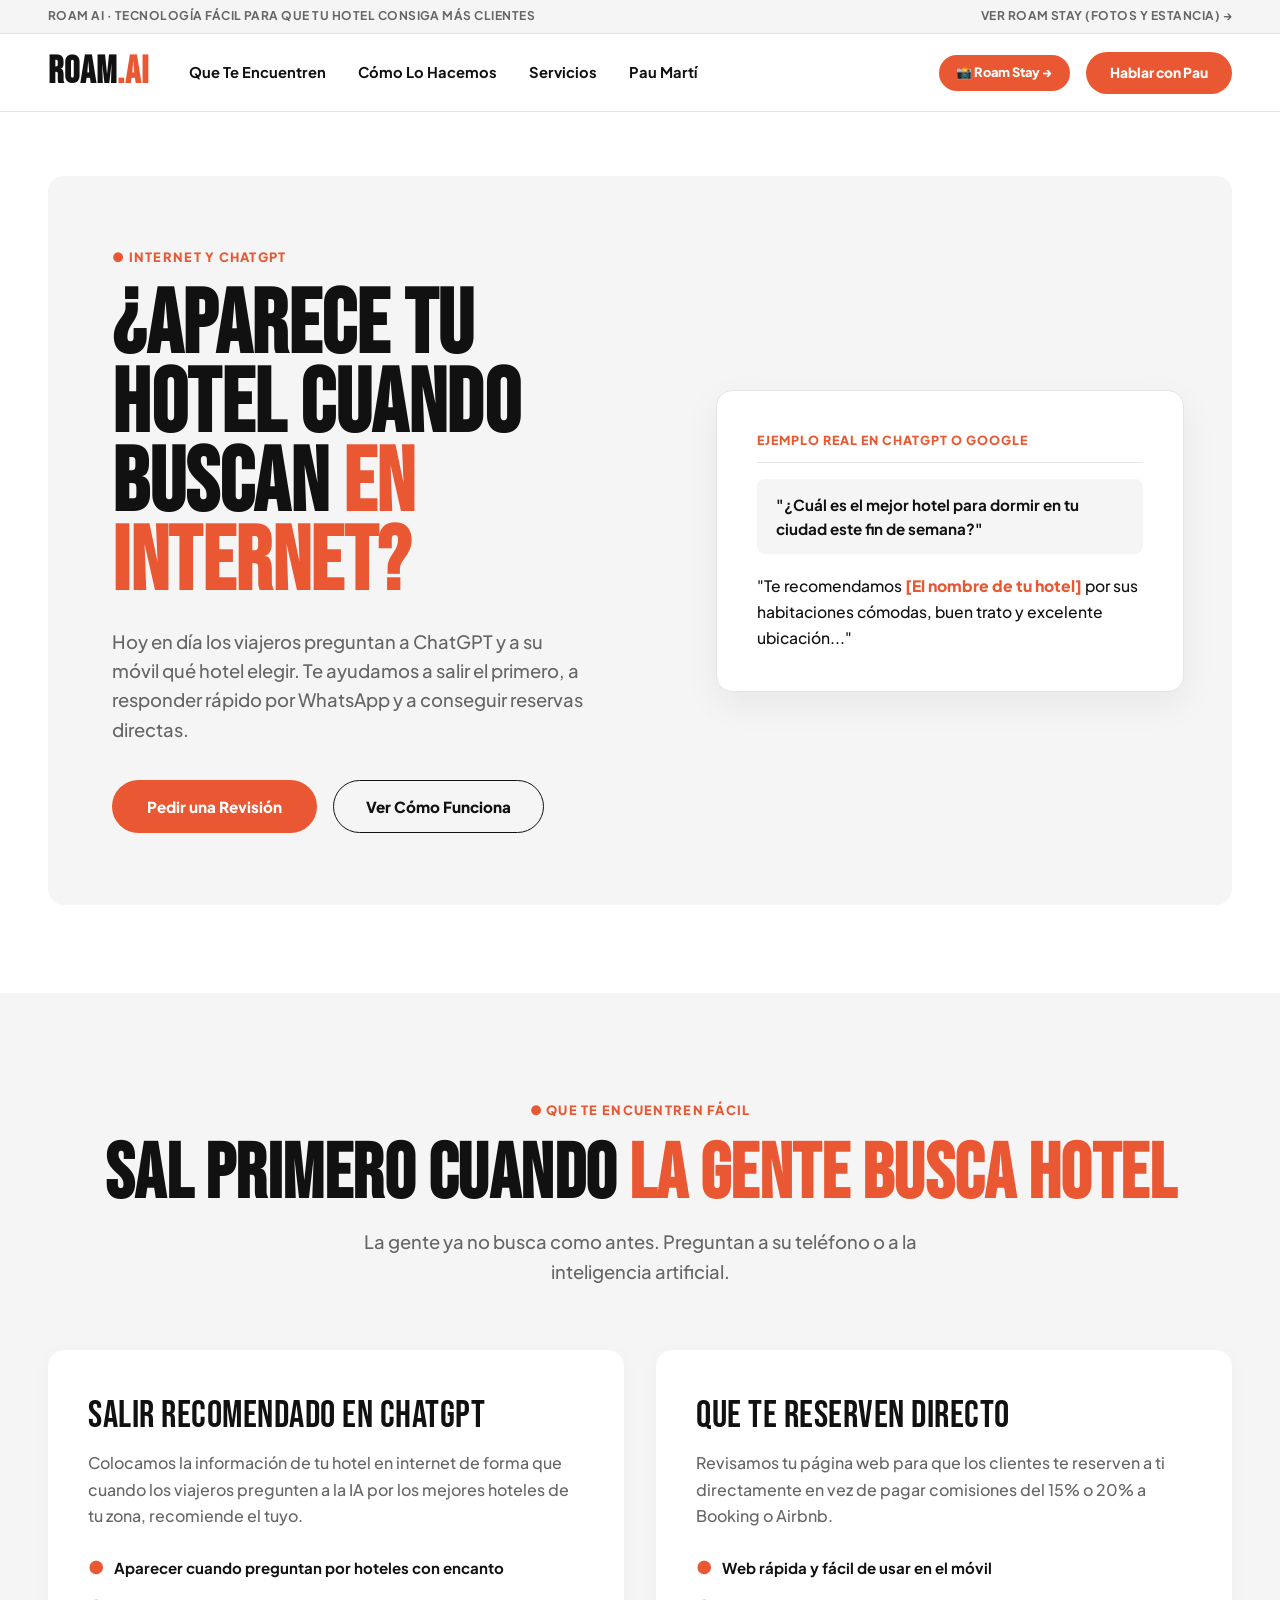
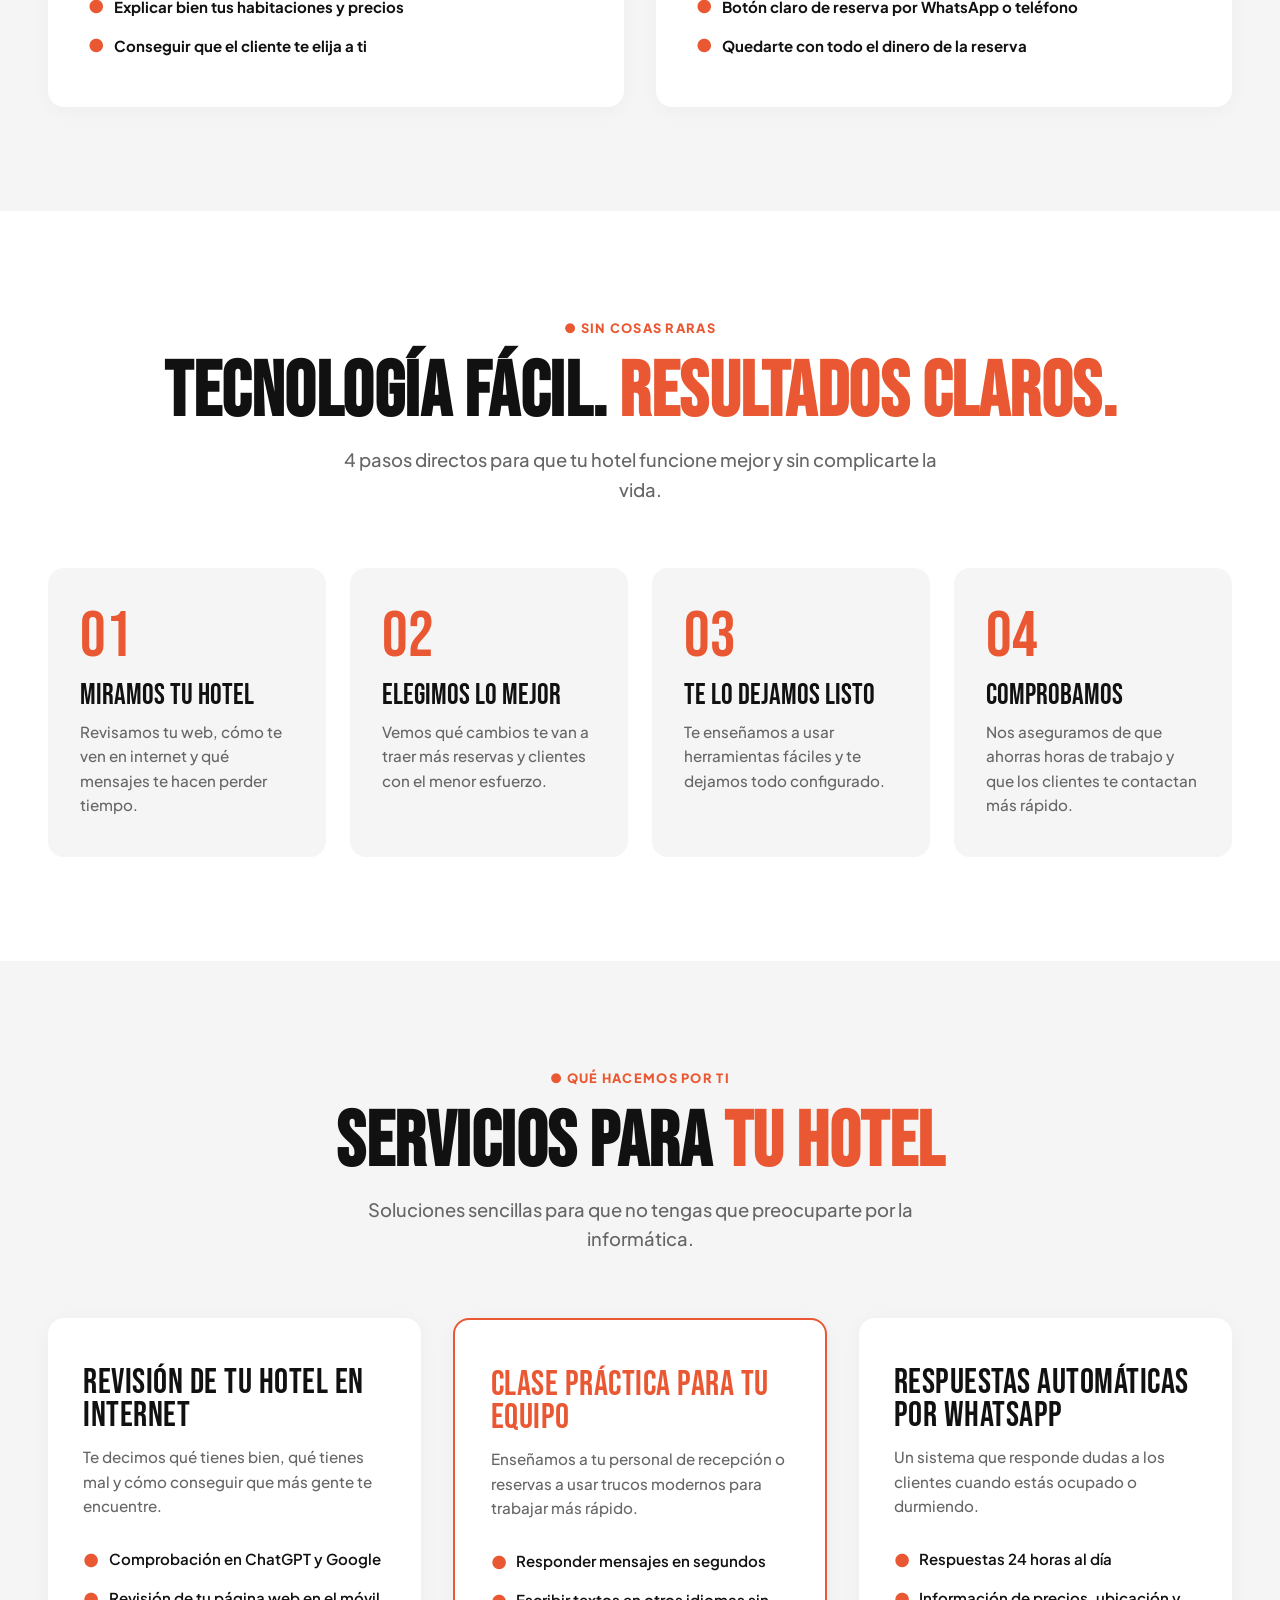
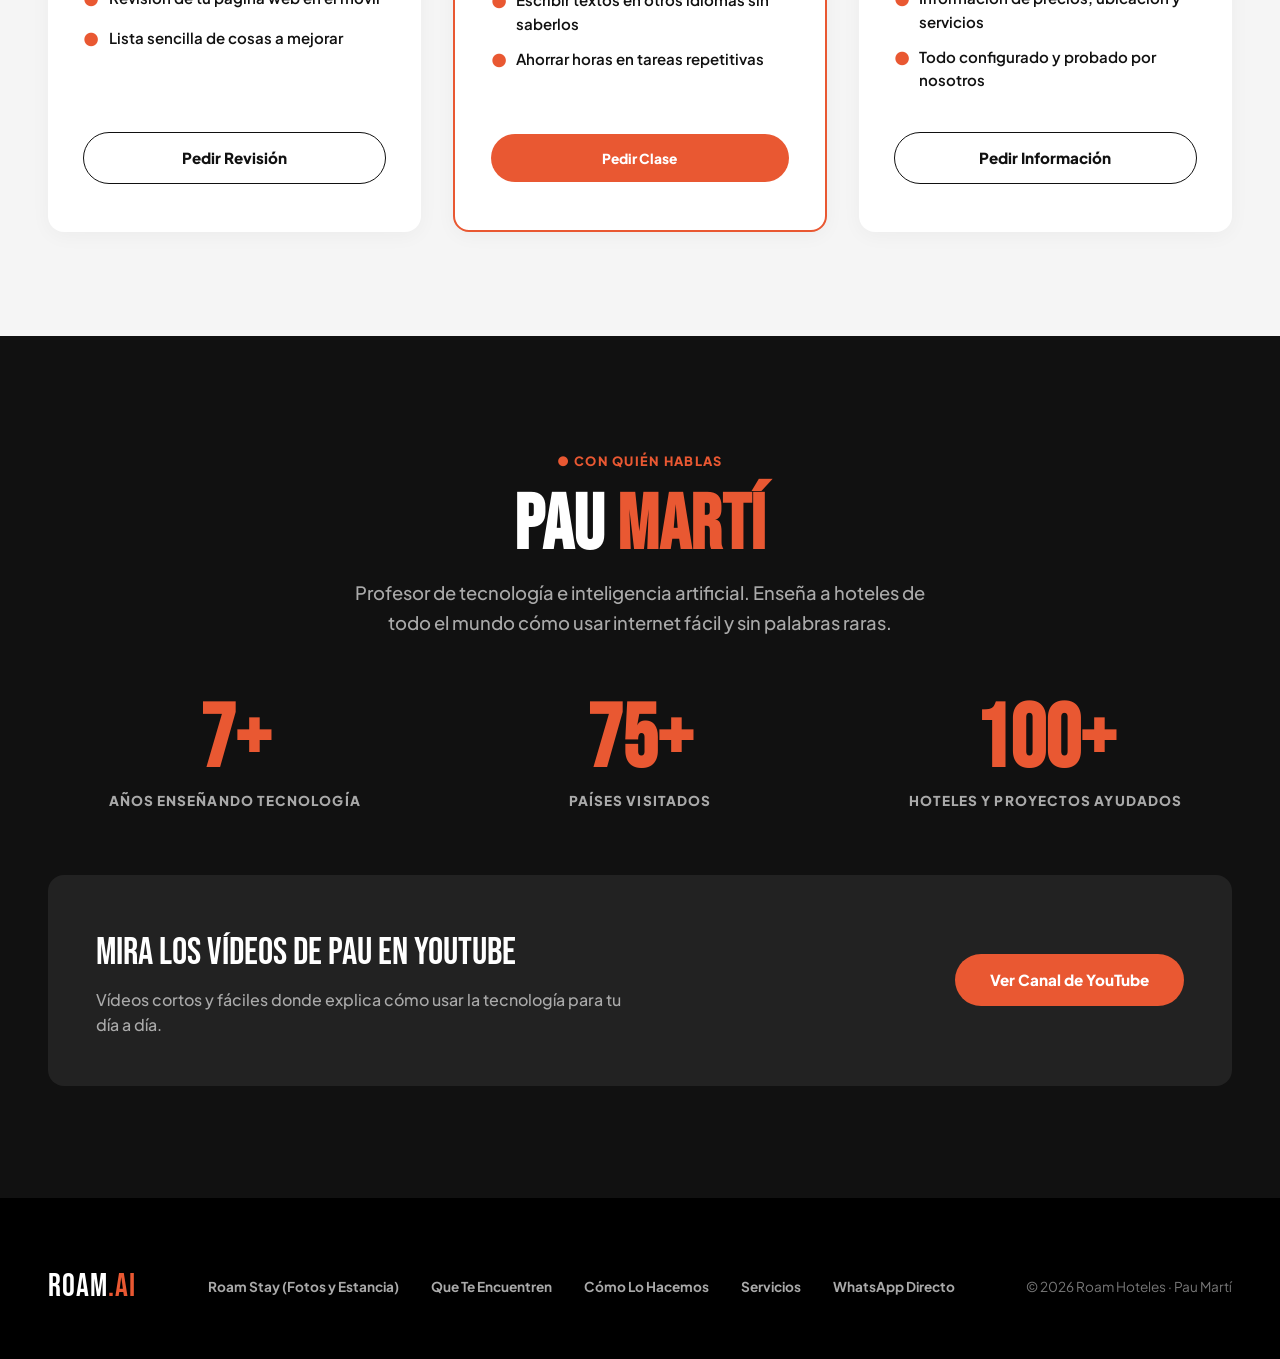
<file: roam-ai.html>
<!DOCTYPE html>
<html lang="es">
<head>
  <meta charset="UTF-8" />
  <meta name="viewport" content="width=device-width, initial-scale=1.0" />
  <title>ROAM AI · Tecnología Fácil para que tu Hotel Consiga Más Clientes</title>
  <meta name="description" content="Te ayudamos a que la gente encuentre tu hotel en internet, a responder rápido por WhatsApp y a ahorrar horas de trabajo." />
  
  <link rel="preconnect" href="https://fonts.googleapis.com" />
  <link rel="preconnect" href="https://fonts.gstatic.com" crossorigin />
  <link href="https://fonts.googleapis.com/css2?family=Bebas+Neue&family=Plus+Jakarta+Sans:wght@400;500;600;700;800;900&display=swap" rel="stylesheet" />
  
  <style>
    *, *::before, *::after { box-sizing: border-box; margin: 0; padding: 0; }
    
    :root {
      --roam: #E95832;             /* Terracota */
      --roam-dark: #cc3f1b;
      --roam-soft: #fdf0ec;
      --bg: #FFFFFF;
      --bg-alt: #F5F5F5;
      --bg-dark: #111111;
      --text: #111111;
      --text-muted: #666666;
      --border: #E5E5E5;
      --border-dark: #111111;
      --font-display: 'Bebas Neue', sans-serif;
      --font-body: 'Plus Jakarta Sans', -apple-system, BlinkMacSystemFont, sans-serif;
      --pill: 9999px;
      --r-card: 16px;
      --ease: cubic-bezier(0.16, 1, 0.3, 1);
    }

    html { scroll-behavior: smooth; overflow-x: hidden; max-width: 100%; background: var(--bg); }
    body {
      font-family: var(--font-body);
      background: var(--bg);
      color: var(--text);
      line-height: 1.55;
      overflow-x: hidden;
      max-width: 100%;
      -webkit-font-smoothing: antialiased;
    }

    .reveal { opacity: 0; transform: translateY(20px); transition: opacity 0.6s var(--ease), transform 0.6s var(--ease); }
    .reveal.visible { opacity: 1; transform: none; }
    .reveal-delay-1 { transition-delay: 0.08s; }
    .reveal-delay-2 { transition-delay: 0.16s; }
    .reveal-delay-3 { transition-delay: 0.24s; }

    .top-bar {
      background: var(--bg-alt);
      border-bottom: 1px solid var(--border);
      padding: 0.45rem 3rem;
      display: flex; justify-content: space-between; align-items: center;
      font-size: 0.75rem; font-weight: 700; color: var(--text-muted);
      letter-spacing: 0.04em; text-transform: uppercase;
    }
    .top-bar a { color: var(--text-muted); text-decoration: none; }
    .top-bar a:hover { color: var(--text); }

    nav {
      position: sticky; top: 0; left: 0; right: 0; z-index: 100;
      display: flex; align-items: center; justify-content: space-between;
      padding: 1.1rem 3rem;
      background: rgba(255, 255, 255, 0.96);
      backdrop-filter: blur(16px);
      border-bottom: 1px solid var(--border);
    }
    .nav-left { display: flex; align-items: center; gap: 2.5rem; }
    .logo-wrap { display: flex; align-items: baseline; text-decoration: none; color: var(--text); }
    .logo {
      font-family: var(--font-display); font-size: 2.4rem; font-weight: 900; letter-spacing: 1px; line-height: 0.9;
    }
    .logo span { color: var(--roam); }

    .nav-links { display: flex; gap: 2rem; list-style: none; align-items: center; }
    .nav-links a { color: var(--text); text-decoration: none; font-size: 0.92rem; font-weight: 700; transition: color 0.2s; }
    .nav-links a:hover { color: var(--roam); }

    .nav-right { display: flex; align-items: center; gap: 1rem; }
    .nav-stay-pill {
      background: var(--roam); color: #fff; padding: 0.5rem 1.1rem;
      border-radius: var(--pill); font-size: 0.8rem; font-weight: 800; text-decoration: none;
      transition: background 0.2s;
    }
    .nav-stay-pill:hover { background: var(--roam-dark); }

    .btn-pill-roam {
      background: var(--roam); color: #fff; padding: 0.65rem 1.5rem;
      border-radius: var(--pill); font-size: 0.86rem; font-weight: 800;
      text-decoration: none; display: inline-flex; align-items: center; gap: 0.4rem;
      transition: background 0.2s, transform 0.2s; border: none; cursor: pointer;
    }
    .btn-pill-roam:hover { background: var(--roam-dark); transform: scale(1.02); }

    .btn-pill-outline {
      background: transparent; color: var(--text); padding: 0.85rem 2rem;
      border-radius: var(--pill); font-size: 0.95rem; font-weight: 800;
      text-decoration: none; display: inline-flex; align-items: center; justify-content: center;
      border: 1.5px solid var(--border-dark); cursor: pointer; transition: all 0.2s;
    }
    .btn-pill-outline:hover { background: var(--bg-alt); transform: scale(1.02); }

    .hamburger { display: none; flex-direction: column; gap: 5px; cursor: pointer; padding: 4px; background: none; border: none; }
    .hamburger span { display: block; width: 22px; height: 2.5px; background: var(--text); border-radius: 1px; }

    .mobile-menu {
      display: none; position: fixed; top: 68px; left: 0; right: 0; z-index: 99;
      background: #fff; border-bottom: 1px solid var(--border);
      flex-direction: column; padding: 1.5rem 2rem 2rem; gap: 0.75rem;
    }
    .mobile-menu.open { display: flex; }
    .mobile-menu a { color: var(--text); text-decoration: none; font-size: 1.1rem; font-weight: 800; padding: 0.75rem 0; border-bottom: 1px solid var(--border); }
    .mobile-menu .mob-cta { background: var(--roam); color: #fff; border-radius: var(--pill); padding: 0.9rem; text-align: center; font-weight: 800; }

    section { padding: 6.5rem 3rem; }
    .container { max-width: 1240px; margin: 0 auto; width: 100%; }

    .nike-h2 {
      font-family: var(--font-display);
      font-size: clamp(2.8rem, 6vw, 5rem);
      line-height: 0.92;
      letter-spacing: 0.5px;
      text-transform: uppercase;
      color: var(--text);
      margin-bottom: 1rem;
    }
    .nike-h2 span.terracota { color: var(--roam); }
    .nike-sub { font-size: 1.15rem; color: var(--text-muted); max-width: 600px; line-height: 1.6; font-weight: 500; }
    .text-center { text-align: center; }
    .text-center .nike-sub { margin-left: auto; margin-right: auto; }

    /* HERO */
    .hero-section { padding: 4rem 3rem 5.5rem; background: #fff; }
    .hero-banner-card {
      background: var(--bg-alt); border-radius: var(--r-card); overflow: hidden;
      display: grid; grid-template-columns: 1.1fr 1fr; align-items: center;
      min-height: 560px;
    }
    .hero-content { padding: 4.5rem 4rem; display: flex; flex-direction: column; align-items: flex-start; }
    .hero-tag {
      font-size: 0.8rem; font-weight: 800; letter-spacing: 0.1em; text-transform: uppercase;
      color: var(--roam); margin-bottom: 1.2rem; display: inline-flex; align-items: center; gap: 0.4rem;
    }
    .hero-h1 {
      font-family: var(--font-display);
      font-size: clamp(3.4rem, 7vw, 5.8rem);
      line-height: 0.88;
      letter-spacing: 0.5px;
      text-transform: uppercase;
      color: var(--text);
      margin-bottom: 1.5rem;
    }
    .hero-h1 span.terracota { color: var(--roam); }
    .hero-lead { font-size: 1.15rem; color: var(--text-muted); line-height: 1.6; margin-bottom: 2.2rem; max-width: 480px; font-weight: 500; }
    .hero-btns { display: flex; gap: 1rem; flex-wrap: wrap; }
    
    .hero-search-preview {
      padding: 3rem; display: flex; align-items: center; justify-content: center; height: 100%;
    }
    .search-mockup-card {
      background: #fff; border-radius: var(--r-card); padding: 2.5rem; width: 100%;
      box-shadow: 0 12px 36px rgba(0,0,0,0.06); border: 1px solid var(--border);
    }
    .search-mockup-top {
      font-size: 0.78rem; font-weight: 800; text-transform: uppercase; letter-spacing: 0.08em;
      color: var(--roam); margin-bottom: 1rem; border-bottom: 1px solid var(--border); padding-bottom: 0.75rem;
    }
    .search-mockup-prompt {
      background: var(--bg-alt); padding: 0.85rem 1.2rem; border-radius: 8px; font-weight: 700;
      font-size: 0.95rem; margin-bottom: 1.2rem;
    }
    .search-mockup-ans { font-size: 0.98rem; color: var(--text); line-height: 1.65; font-weight: 500; }
    .search-mockup-ans strong { color: var(--roam); font-weight: 800; }

    /* VISIBILIDAD */
    .vis-section { background: var(--bg-alt); }
    .vis-grid { display: grid; grid-template-columns: 1fr 1fr; gap: 2rem; margin-top: 4rem; }
    .vis-card {
      background: #fff; border-radius: var(--r-card); padding: 3rem 2.5rem; display: flex; flex-direction: column;
      box-shadow: 0 4px 20px rgba(0,0,0,0.03);
    }
    .vis-card-title {
      font-family: var(--font-display); font-size: 2.4rem; line-height: 0.95; letter-spacing: 0.5px;
      text-transform: uppercase; margin-bottom: 1rem;
    }
    .vis-card-text { font-size: 1rem; color: var(--text-muted); line-height: 1.65; margin-bottom: 1.5rem; font-weight: 500; }
    .vis-list { list-style: none; display: flex; flex-direction: column; gap: 0.75rem; margin-top: auto; }
    .vis-list li { font-size: 0.94rem; font-weight: 700; color: var(--text); display: flex; align-items: center; gap: 0.6rem; }
    .vis-list li span.dot { color: var(--roam); font-size: 1.1rem; }

    /* MÉTODO */
    .method-section { background: #fff; }
    .method-grid { display: grid; grid-template-columns: repeat(4, 1fr); gap: 1.5rem; margin-top: 4rem; }
    .method-card {
      background: var(--bg-alt); border-radius: var(--r-card); padding: 2.5rem 2rem;
      transition: transform 0.2s;
    }
    .method-card:hover { transform: translateY(-4px); }
    .method-num { font-family: var(--font-display); font-size: 4rem; line-height: 0.9; color: var(--roam); margin-bottom: 1rem; }
    .method-title { font-family: var(--font-display); font-size: 1.8rem; line-height: 1; text-transform: uppercase; margin-bottom: 0.6rem; }
    .method-text { font-size: 0.95rem; color: var(--text-muted); line-height: 1.6; font-weight: 500; }

    /* SERVICIOS */
    .services-section { background: var(--bg-alt); }
    .services-grid { display: grid; grid-template-columns: repeat(3, 1fr); gap: 2rem; margin-top: 4rem; }
    .svc-card {
      background: #fff; border-radius: var(--r-card); padding: 3rem 2.2rem; display: flex; flex-direction: column;
      box-shadow: 0 4px 20px rgba(0,0,0,0.04);
    }
    .svc-card.featured { border: 2px solid var(--roam); }
    .svc-title { font-family: var(--font-display); font-size: 2.2rem; line-height: 0.95; letter-spacing: 0.5px; text-transform: uppercase; margin-bottom: 0.8rem; }
    .svc-desc { font-size: 0.95rem; color: var(--text-muted); line-height: 1.6; margin-bottom: 1.8rem; font-weight: 500; }
    .svc-list { list-style: none; display: flex; flex-direction: column; gap: 0.75rem; margin-bottom: 2.5rem; flex-grow: 1; }
    .svc-list li { font-size: 0.94rem; color: var(--text); font-weight: 600; display: flex; align-items: flex-start; gap: 0.6rem; }
    .svc-list li span.dot { color: var(--roam); font-size: 1.1rem; }

    /* AUTORIDAD */
    .authority-section { background: var(--text); color: #fff; padding: 7rem 3rem; text-align: center; }
    .auth-grid { display: grid; grid-template-columns: repeat(3, 1fr); gap: 2rem; margin: 4rem 0; }
    .auth-num { font-family: var(--font-display); font-size: clamp(3.5rem, 7vw, 5.5rem); font-weight: 900; line-height: 0.9; color: var(--roam); }
    .auth-label { font-size: 0.85rem; color: #aaa; text-transform: uppercase; font-weight: 800; letter-spacing: 0.08em; margin-top: 0.6rem; }
    .yt-card {
      background: #222; border-radius: var(--r-card); padding: 3rem; display: flex; align-items: center; justify-content: space-between; gap: 2rem; flex-wrap: wrap; text-align: left;
    }
    .yt-title { font-family: var(--font-display); font-size: 2.4rem; color: #fff; text-transform: uppercase; margin-bottom: 0.35rem; }
    .yt-desc { font-size: 1rem; color: #aaa; max-width: 540px; font-weight: 500; }

    footer { background: #000; color: #777; padding: 4rem 3rem 3rem; font-size: 0.85rem; }
    .footer-inner { max-width: 1240px; margin: 0 auto; display: flex; justify-content: space-between; align-items: center; flex-wrap: wrap; gap: 2rem; }
    .footer-logo { font-family: var(--font-display); font-size: 2rem; color: #fff; letter-spacing: 1px; }
    .footer-logo span { color: var(--roam); }
    .footer-links { display: flex; gap: 2rem; }
    .footer-links a { color: #aaa; text-decoration: none; font-weight: 700; }
    .footer-links a:hover { color: #fff; }

    @media (max-width: 992px) {
      .hero-banner-card { grid-template-columns: 1fr; }
      .hero-content { padding: 3rem 2rem; }
      .vis-grid { grid-template-columns: 1fr; }
      .method-grid { grid-template-columns: 1fr 1fr; }
      .services-grid { grid-template-columns: 1fr; max-width: 480px; margin-left: auto; margin-right: auto; }
      .auth-grid { grid-template-columns: 1fr; gap: 2rem; }
    }
    @media (max-width: 768px) {
      .top-bar { display: none; }
      nav { padding: 1rem 1.25rem; }
      .nav-links, .nav-right .btn-pill-roam { display: none; }
      .hamburger { display: flex; }
      section { padding: 4rem 1.25rem; }
      .hero-section { padding: 2rem 1.25rem 3.5rem; }
      .hero-h1 { font-size: 3rem; }
      .hero-btns { flex-direction: column; width: 100%; }
      .hero-btns a { width: 100%; text-align: center; }
      .method-grid { grid-template-columns: 1fr; }
      .yt-card { flex-direction: column; align-items: flex-start; padding: 2rem 1.25rem; }
      .yt-card a { width: 100%; text-align: center; }
    }
  </style>
</head>
<body>

<div class="top-bar">
  <span>ROAM AI · TECNOLOGÍA FÁCIL PARA QUE TU HOTEL CONSIGA MÁS CLIENTES</span>
  <div>
    <a href="index.html">Ver Roam Stay (Fotos y Estancia) →</a>
  </div>
</div>

<nav>
  <div class="nav-left">
    <a href="roam-ai.html" class="logo-wrap">
      <div class="logo">ROAM<span>.AI</span></div>
    </a>
    <ul class="nav-links">
      <li><a href="#visibilidad">Que Te Encuentren</a></li>
      <li><a href="#metodo">Cómo Lo Hacemos</a></li>
      <li><a href="#servicios">Servicios</a></li>
      <li><a href="#autoridad">Pau Martí</a></li>
    </ul>
  </div>

  <div class="nav-right">
    <a href="index.html" class="nav-stay-pill">📸 Roam Stay →</a>
    <a href="https://wa.me/34601108311?text=Hola%20Pau,%20quiero%20mejorar%20la%20visibilidad%20de%20mi%20hotel%20con%20IA" class="btn-pill-roam" target="_blank">
      Hablar con Pau
    </a>
    <button class="hamburger" id="hamburger" aria-label="Menú">
      <span></span><span></span><span></span>
    </button>
  </div>
</nav>

<div class="mobile-menu" id="mobileMenu">
  <a href="#visibilidad" onclick="closeMob()">Que Te Encuentren</a>
  <a href="#metodo" onclick="closeMob()">Cómo Lo Hacemos</a>
  <a href="#servicios" onclick="closeMob()">Servicios</a>
  <a href="#autoridad" onclick="closeMob()">Pau Martí</a>
  <a href="index.html" style="color:var(--roam);font-weight:800" onclick="closeMob()">📸 Roam Stay (Fotos y Estancia)</a>
  <a href="https://wa.me/34601108311?text=Hola%20Pau,%20quiero%20mejorar%20la%20visibilidad%20de%20mi%20hotel%20con%20IA" class="mob-cta" target="_blank">
    💬 Consultar por WhatsApp
  </a>
</div>

<!-- HERO -->
<section class="hero-section">
  <div class="container">
    <div class="hero-banner-card reveal">
      <div class="hero-content">
        <span class="hero-tag">● Internet y ChatGPT</span>
        <h1 class="hero-h1">
          ¿APARECE TU HOTEL CUANDO BUSCAN <span class="terracota">EN INTERNET?</span>
        </h1>
        <p class="hero-lead">
          Hoy en día los viajeros preguntan a ChatGPT y a su móvil qué hotel elegir. Te ayudamos a salir el primero, a responder rápido por WhatsApp y a conseguir reservas directas.
        </p>
        <div class="hero-btns">
          <a href="https://wa.me/34601108311?text=Hola%20Pau,%20quiero%20consultar%20sobre%20Roam%20AI%20para%20mi%20hotel" class="btn-pill-roam" target="_blank" style="padding:0.95rem 2.2rem;font-size:0.95rem">
            Pedir una Revisión
          </a>
          <a href="#visibilidad" class="btn-pill-outline">
            Ver Cómo Funciona
          </a>
        </div>
      </div>

      <div class="hero-search-preview">
        <div class="search-mockup-card">
          <div class="search-mockup-top">Ejemplo real en ChatGPT o Google</div>
          <div class="search-mockup-prompt">
            "¿Cuál es el mejor hotel para dormir en tu ciudad este fin de semana?"
          </div>
          <div class="search-mockup-ans">
            "Te recomendamos <strong>[El nombre de tu hotel]</strong> por sus habitaciones cómodas, buen trato y excelente ubicación..."
          </div>
        </div>
      </div>
    </div>
  </div>
</section>

<!-- APARECE TU HOTEL -->
<section class="vis-section" id="visibilidad">
  <div class="container">
    <div class="text-center">
      <span class="hero-tag" style="justify-content:center">● Que Te Encuentren Fácil</span>
      <h2 class="nike-h2 reveal">SAL PRIMERO CUANDO <span class="terracota">LA GENTE BUSCA HOTEL</span></h2>
      <p class="nike-sub reveal reveal-delay-1">La gente ya no busca como antes. Preguntan a su teléfono o a la inteligencia artificial.</p>
    </div>

    <div class="vis-grid">
      <div class="vis-card reveal reveal-delay-1">
        <div class="vis-card-title">Salir Recomendado en ChatGPT</div>
        <p class="vis-card-text">
          Colocamos la información de tu hotel en internet de forma que cuando los viajeros pregunten a la IA por los mejores hoteles de tu zona, recomiende el tuyo.
        </p>
        <ul class="vis-list">
          <li><span class="dot">●</span> Aparecer cuando preguntan por hoteles con encanto</li>
          <li><span class="dot">●</span> Explicar bien tus habitaciones y precios</li>
          <li><span class="dot">●</span> Conseguir que el cliente te elija a ti</li>
        </ul>
      </div>

      <div class="vis-card reveal reveal-delay-2">
        <div class="vis-card-title">Que Te Reserven Directo</div>
        <p class="vis-card-text">
          Revisamos tu página web para que los clientes te reserven a ti directamente en vez de pagar comisiones del 15% o 20% a Booking o Airbnb.
        </p>
        <ul class="vis-list">
          <li><span class="dot">●</span> Web rápida y fácil de usar en el móvil</li>
          <li><span class="dot">●</span> Botón claro de reserva por WhatsApp o teléfono</li>
          <li><span class="dot">●</span> Quedarte con todo el dinero de la reserva</li>
        </ul>
      </div>
    </div>
  </div>
</section>

<!-- MÉTODO ROAM -->
<section class="method-section" id="metodo">
  <div class="container">
    <div class="text-center">
      <span class="hero-tag" style="justify-content:center">● Sin Cosas Raras</span>
      <h2 class="nike-h2 reveal">TECNOLOGÍA FÁCIL. <span class="terracota">RESULTADOS CLAROS.</span></h2>
      <p class="nike-sub reveal reveal-delay-1">4 pasos directos para que tu hotel funcione mejor y sin complicarte la vida.</p>
    </div>

    <div class="method-grid reveal reveal-delay-1">
      <div class="method-card">
        <div class="method-num">01</div>
        <div class="method-title">Miramos Tu Hotel</div>
        <div class="method-text">Revisamos tu web, cómo te ven en internet y qué mensajes te hacen perder tiempo.</div>
      </div>
      <div class="method-card">
        <div class="method-num">02</div>
        <div class="method-title">Elegimos Lo Mejor</div>
        <div class="method-text">Vemos qué cambios te van a traer más reservas y clientes con el menor esfuerzo.</div>
      </div>
      <div class="method-card">
        <div class="method-num">03</div>
        <div class="method-title">Te Lo Dejamos Listo</div>
        <div class="method-text">Te enseñamos a usar herramientas fáciles y te dejamos todo configurado.</div>
      </div>
      <div class="method-card">
        <div class="method-num">04</div>
        <div class="method-title">Comprobamos</div>
        <div class="method-text">Nos aseguramos de que ahorras horas de trabajo y que los clientes te contactan más rápido.</div>
      </div>
    </div>
  </div>
</section>

<!-- SERVICIOS -->
<section class="services-section" id="servicios">
  <div class="container">
    <div class="text-center">
      <span class="hero-tag" style="justify-content:center">● Qué Hacemos Por Ti</span>
      <h2 class="nike-h2 reveal">SERVICIOS PARA <span class="terracota">TU HOTEL</span></h2>
      <p class="nike-sub reveal reveal-delay-1">Soluciones sencillas para que no tengas que preocuparte por la informática.</p>
    </div>

    <div class="services-grid">
      <div class="svc-card reveal reveal-delay-1">
        <div class="svc-title">Revisión de tu Hotel en Internet</div>
        <div class="svc-desc">Te decimos qué tienes bien, qué tienes mal y cómo conseguir que más gente te encuentre.</div>
        <ul class="svc-list">
          <li><span class="dot">●</span> Comprobación en ChatGPT y Google</li>
          <li><span class="dot">●</span> Revisión de tu página web en el móvil</li>
          <li><span class="dot">●</span> Lista sencilla de cosas a mejorar</li>
        </ul>
        <a href="https://wa.me/34601108311?text=Hola%20Pau,%20me%20interesa%20la%20Revision%20en%20Internet%20para%20mi%20hotel" class="btn-pill-outline" target="_blank" style="width:100%;text-align:center">Pedir Revisión</a>
      </div>

      <div class="svc-card featured reveal reveal-delay-2">
        <div class="svc-title" style="color:var(--roam)">Clase Práctica para tu Equipo</div>
        <div class="svc-desc">Enseñamos a tu personal de recepción o reservas a usar trucos modernos para trabajar más rápido.</div>
        <ul class="svc-list">
          <li><span class="dot">●</span> Responder mensajes en segundos</li>
          <li><span class="dot">●</span> Escribir textos en otros idiomas sin saberlos</li>
          <li><span class="dot">●</span> Ahorrar horas en tareas repetitivas</li>
        </ul>
        <a href="https://wa.me/34601108311?text=Hola%20Pau,%20me%20interesa%20la%20Clase%20Practica%20para%20mi%20equipo" class="btn-pill-roam" target="_blank" style="width:100%;justify-content:center;padding:0.85rem">Pedir Clase</a>
      </div>

      <div class="svc-card reveal reveal-delay-3">
        <div class="svc-title">Respuestas Automáticas por WhatsApp</div>
        <div class="svc-desc">Un sistema que responde dudas a los clientes cuando estás ocupado o durmiendo.</div>
        <ul class="svc-list">
          <li><span class="dot">●</span> Respuestas 24 horas al día</li>
          <li><span class="dot">●</span> Información de precios, ubicación y servicios</li>
          <li><span class="dot">●</span> Todo configurado y probado por nosotros</li>
        </ul>
        <a href="https://wa.me/34601108311?text=Hola%20Pau,%20me%20interesan%20las%20Respuestas%20Automaticas%20para%20mi%20hotel" class="btn-pill-outline" target="_blank" style="width:100%;text-align:center">Pedir Información</a>
      </div>
    </div>
  </div>
</section>

<!-- AUTORIDAD -->
<section class="authority-section" id="autoridad">
  <div class="container">
    <span class="hero-tag" style="color:var(--roam);justify-content:center">● Con Quién Hablas</span>
    <h2 class="nike-h2" style="color:#fff">PAU <span class="terracota">MARTÍ</span></h2>
    <p class="nike-sub" style="color:#aaa;margin:0 auto 3rem">
      Profesor de tecnología e inteligencia artificial. Enseña a hoteles de todo el mundo cómo usar internet fácil y sin palabras raras.
    </p>

    <div class="auth-grid">
      <div>
        <div class="auth-num">7+</div>
        <div class="auth-label">Años Enseñando Tecnología</div>
      </div>
      <div>
        <div class="auth-num">75+</div>
        <div class="auth-label">Países Visitados</div>
      </div>
      <div>
        <div class="auth-num">100+</div>
        <div class="auth-label">Hoteles y Proyectos Ayudados</div>
      </div>
    </div>

    <div class="yt-card reveal">
      <div>
        <div class="yt-title">Mira los Vídeos de Pau en YouTube</div>
        <div class="yt-desc">Vídeos cortos y fáciles donde explica cómo usar la tecnología para tu día a día.</div>
      </div>
      <a href="https://www.youtube.com/@paumartifelip/videos" target="_blank" class="btn-pill-roam" style="padding:0.9rem 2.2rem;font-size:0.95rem">
        Ver Canal de YouTube
      </a>
    </div>
  </div>
</section>

<footer>
  <div class="footer-inner">
    <div class="footer-logo">ROAM<span>.AI</span></div>
    <div class="footer-links">
      <a href="index.html">Roam Stay (Fotos y Estancia)</a>
      <a href="#visibilidad">Que Te Encuentren</a>
      <a href="#metodo">Cómo Lo Hacemos</a>
      <a href="#servicios">Servicios</a>
      <a href="https://wa.me/34601108311" target="_blank">WhatsApp Directo</a>
    </div>
    <p>© 2026 Roam Hoteles · Pau Martí</p>
  </div>
</footer>

<script>
  const ham = document.getElementById('hamburger');
  const mob = document.getElementById('mobileMenu');
  ham.addEventListener('click', () => { ham.classList.toggle('open'); mob.classList.toggle('open'); });
  function closeMob() { ham.classList.remove('open'); mob.classList.remove('open'); }
  document.addEventListener('click', e => { if (!ham.contains(e.target) && !mob.contains(e.target)) closeMob(); });

  const observer = new IntersectionObserver((entries) => {
    entries.forEach(e => {
      if (e.isIntersecting) {
        e.target.classList.add('visible');
        observer.unobserve(e.target);
      }
    });
  }, { threshold: 0.1 });
  document.querySelectorAll('.reveal').forEach(el => observer.observe(el));
</script>

</body>
</html>
</file>
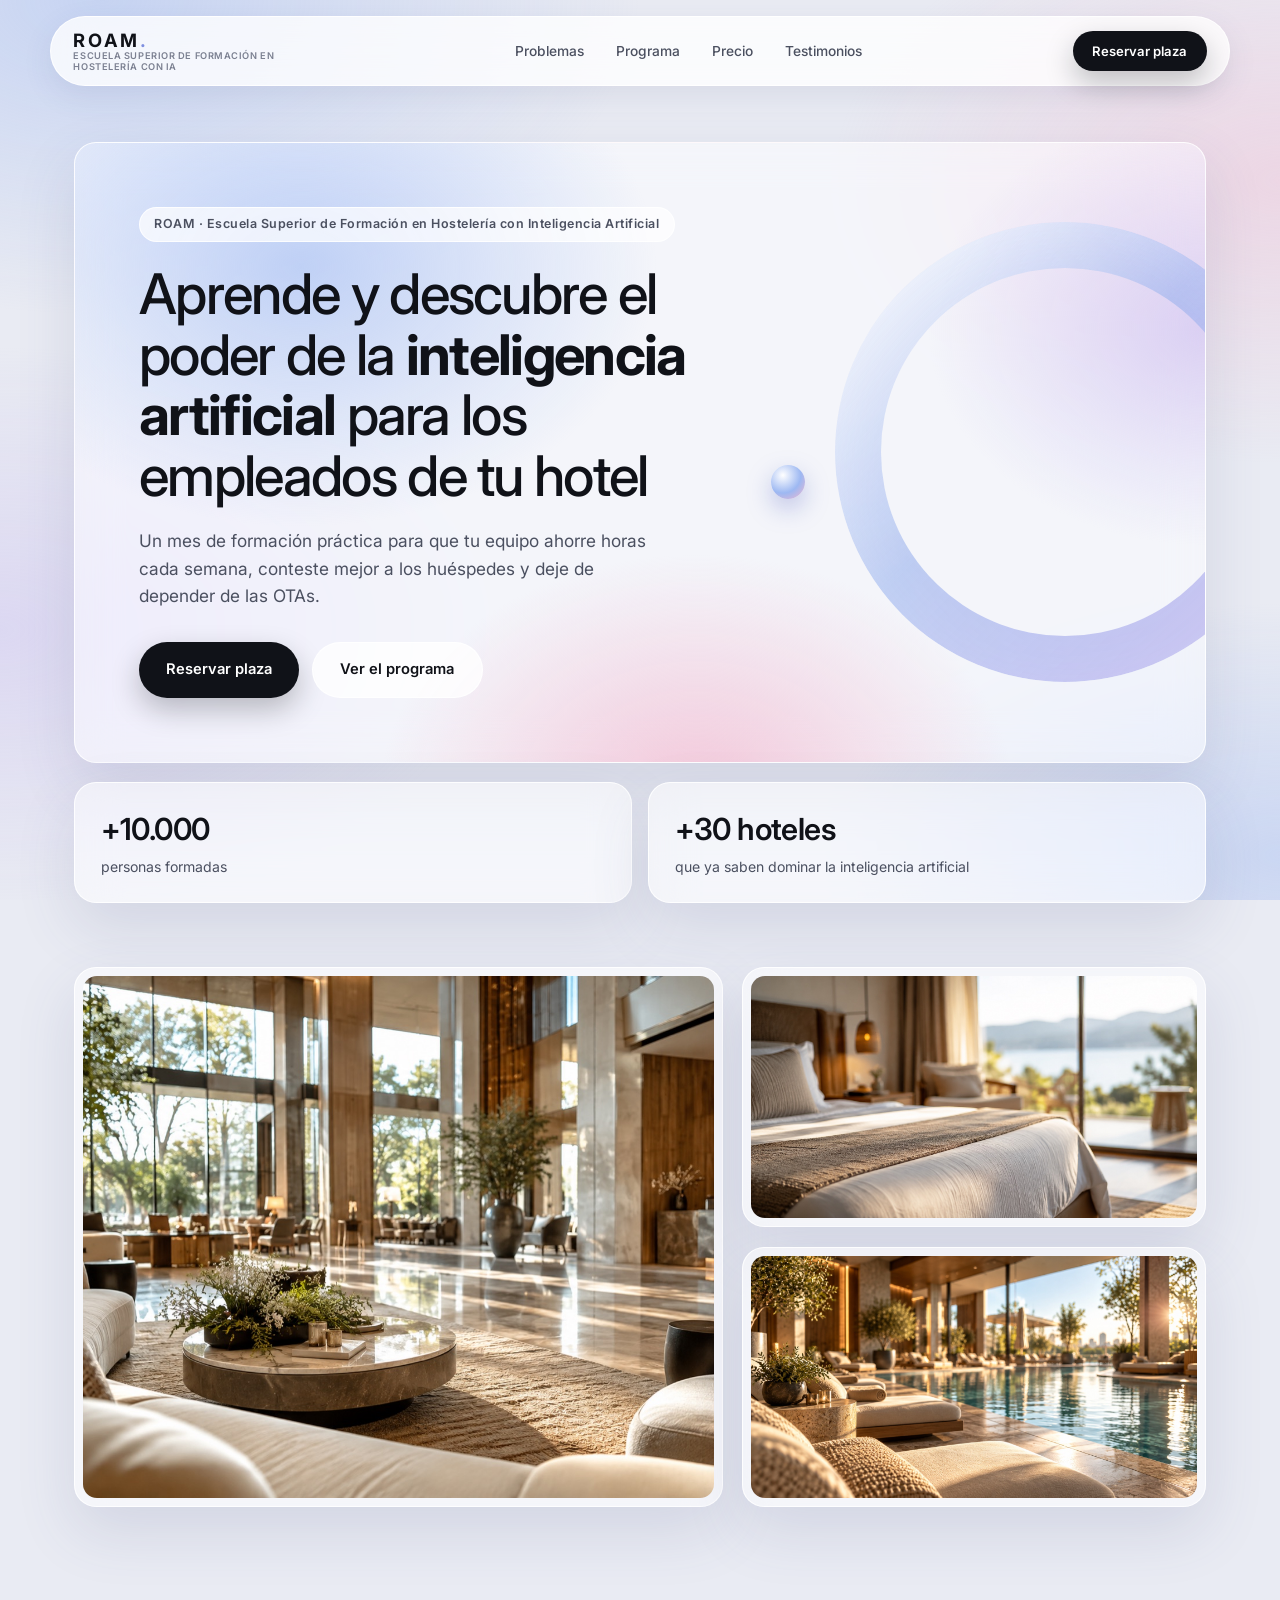
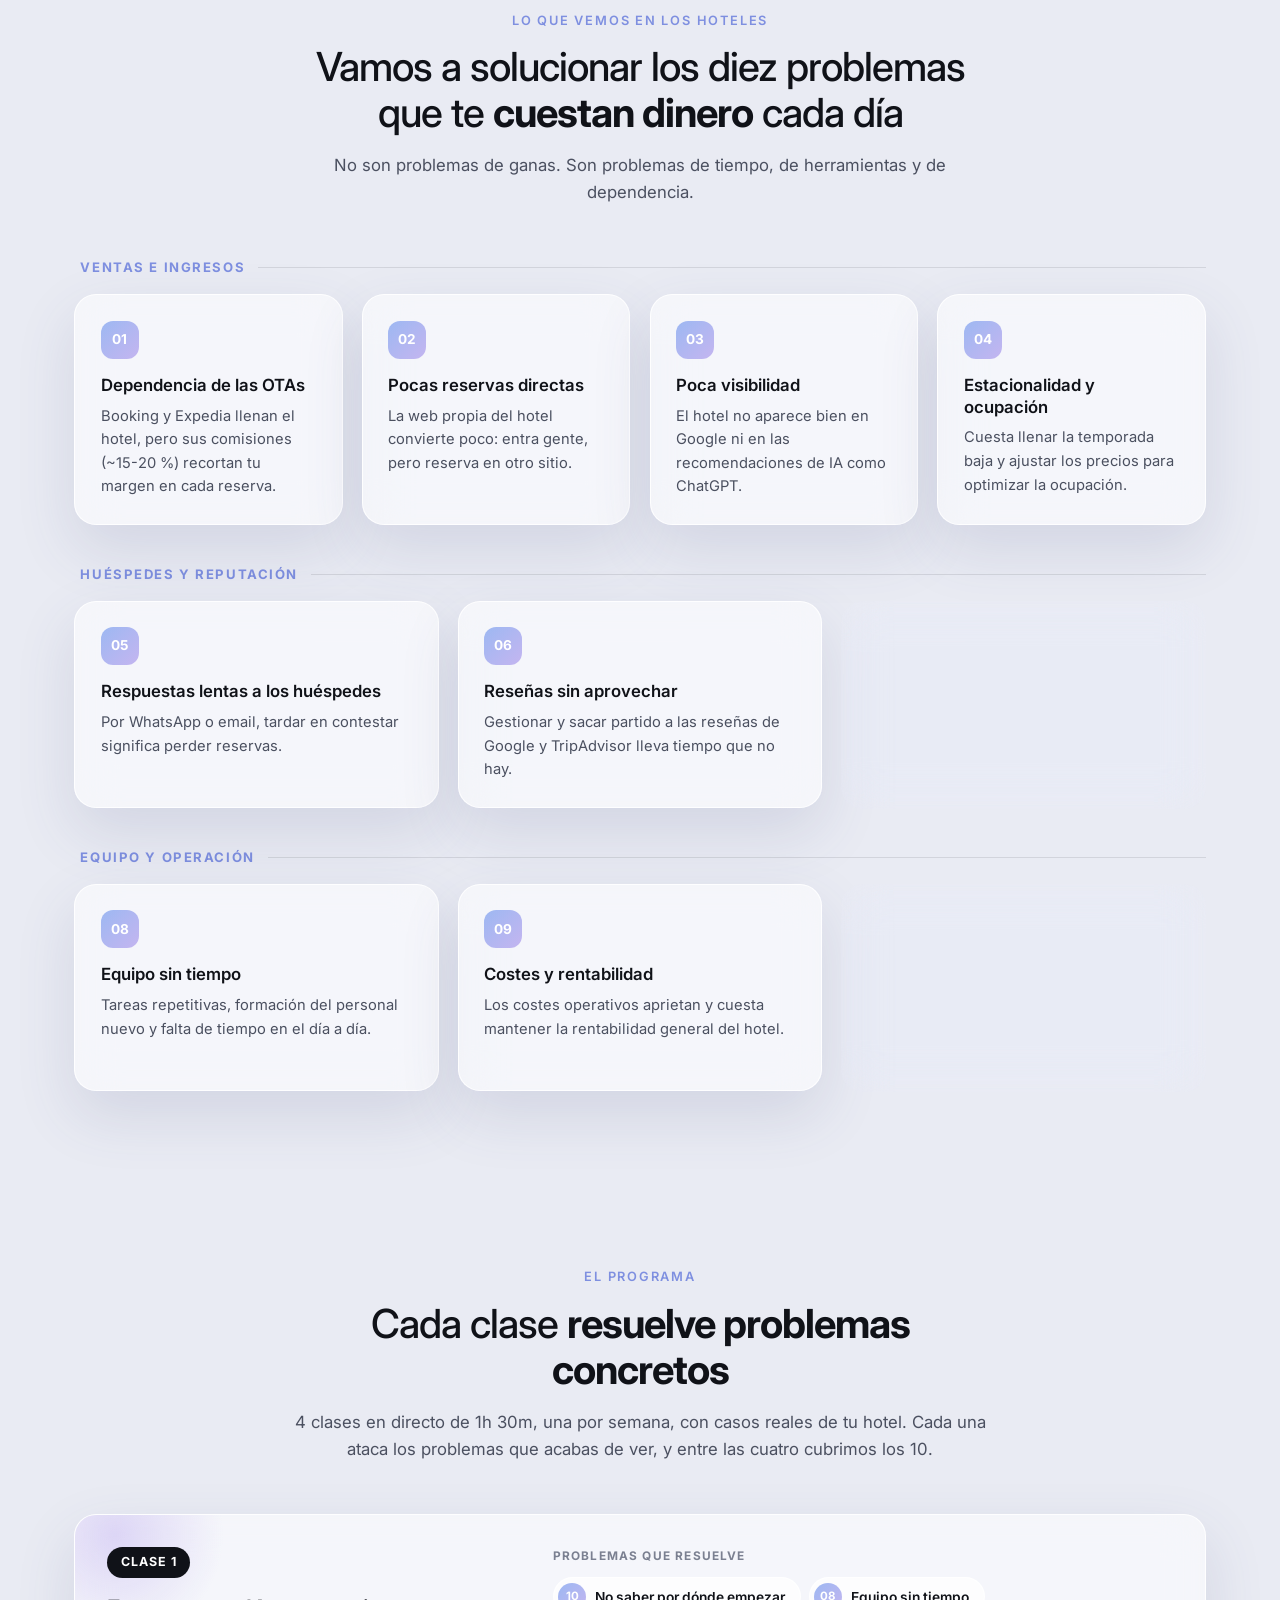
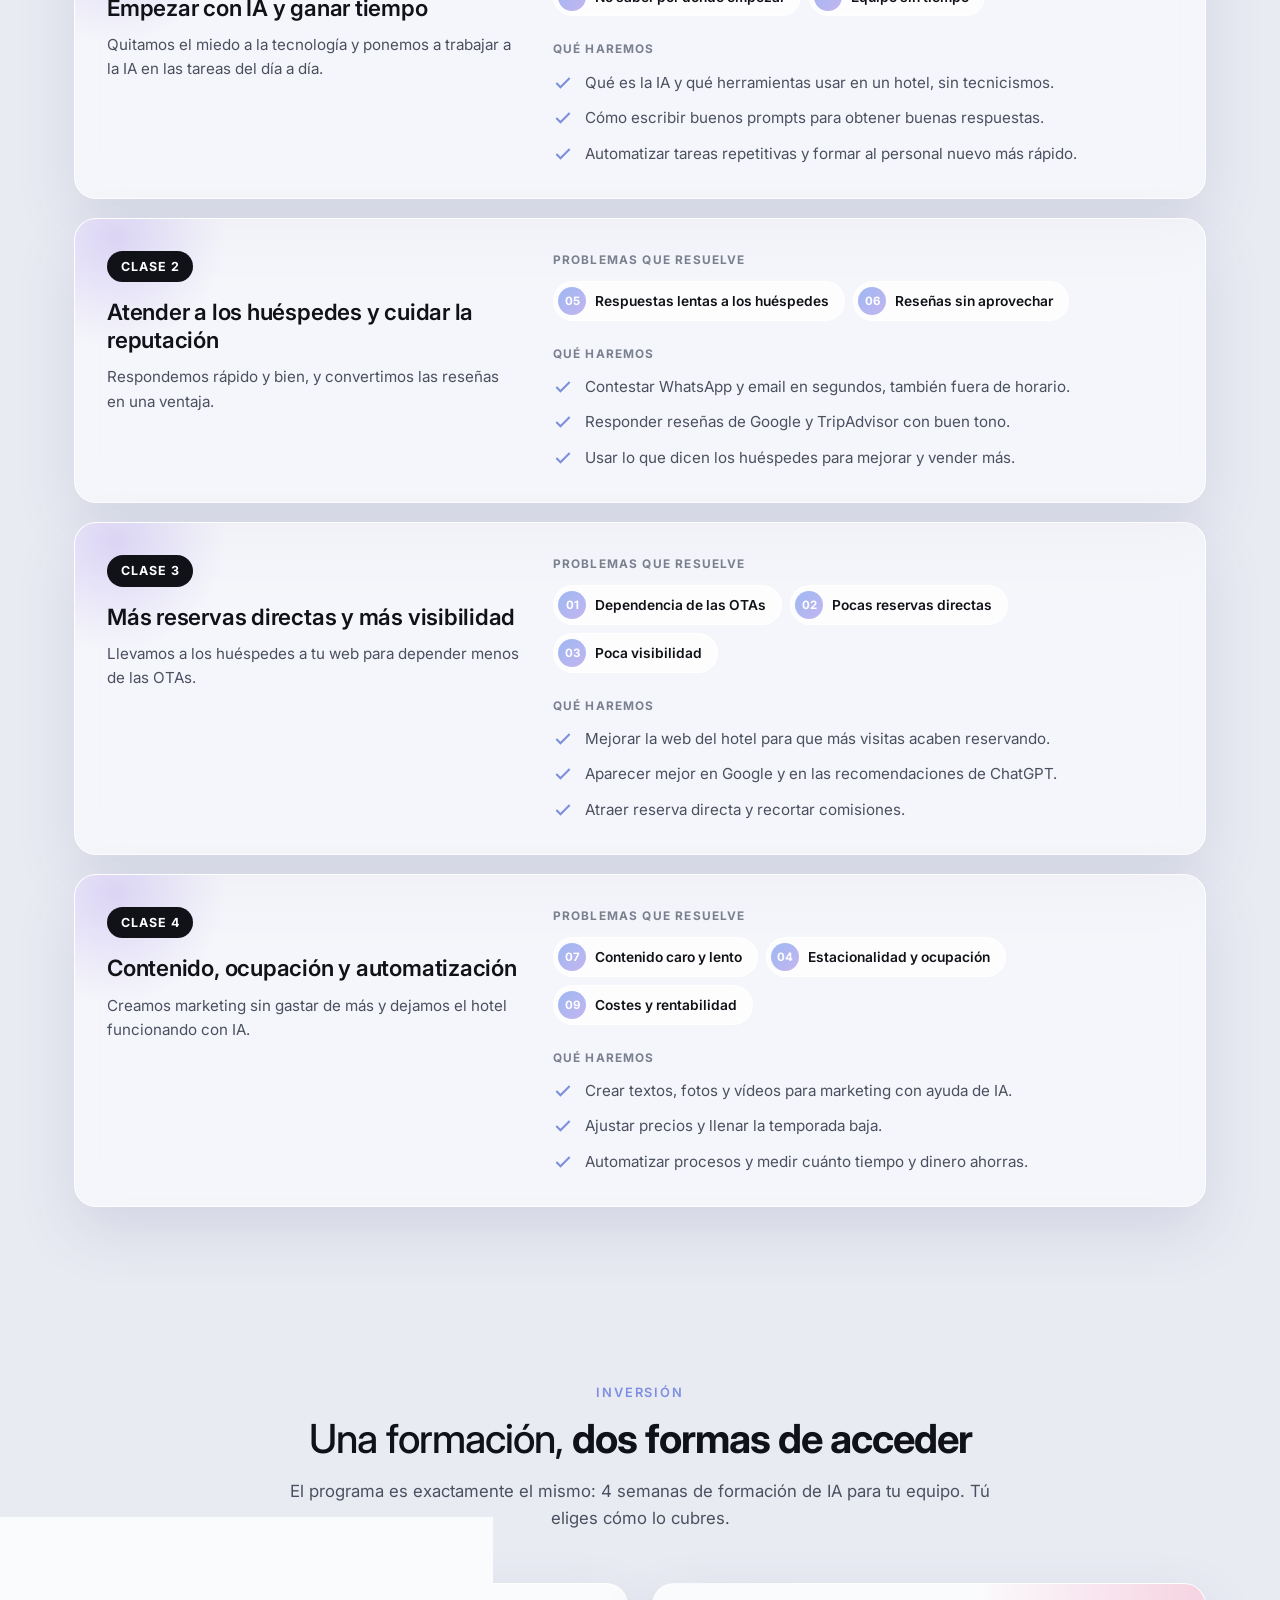
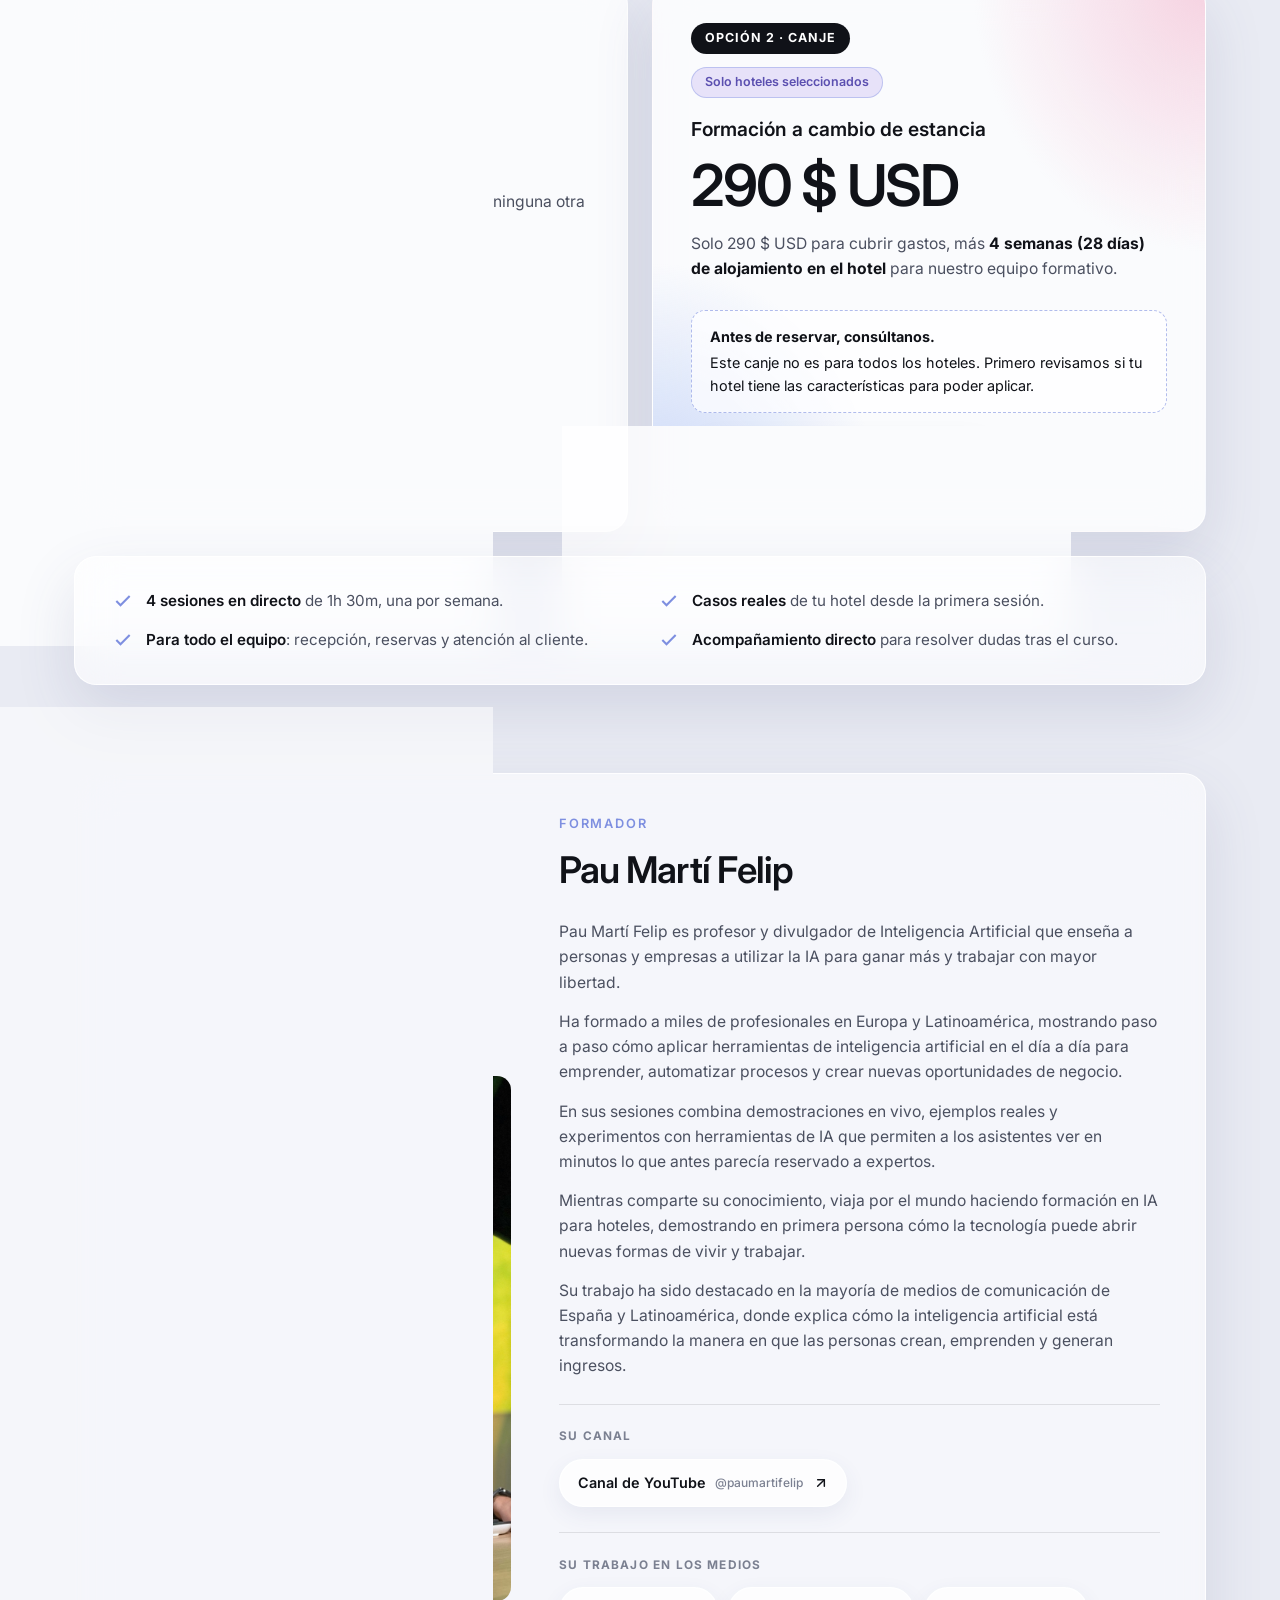
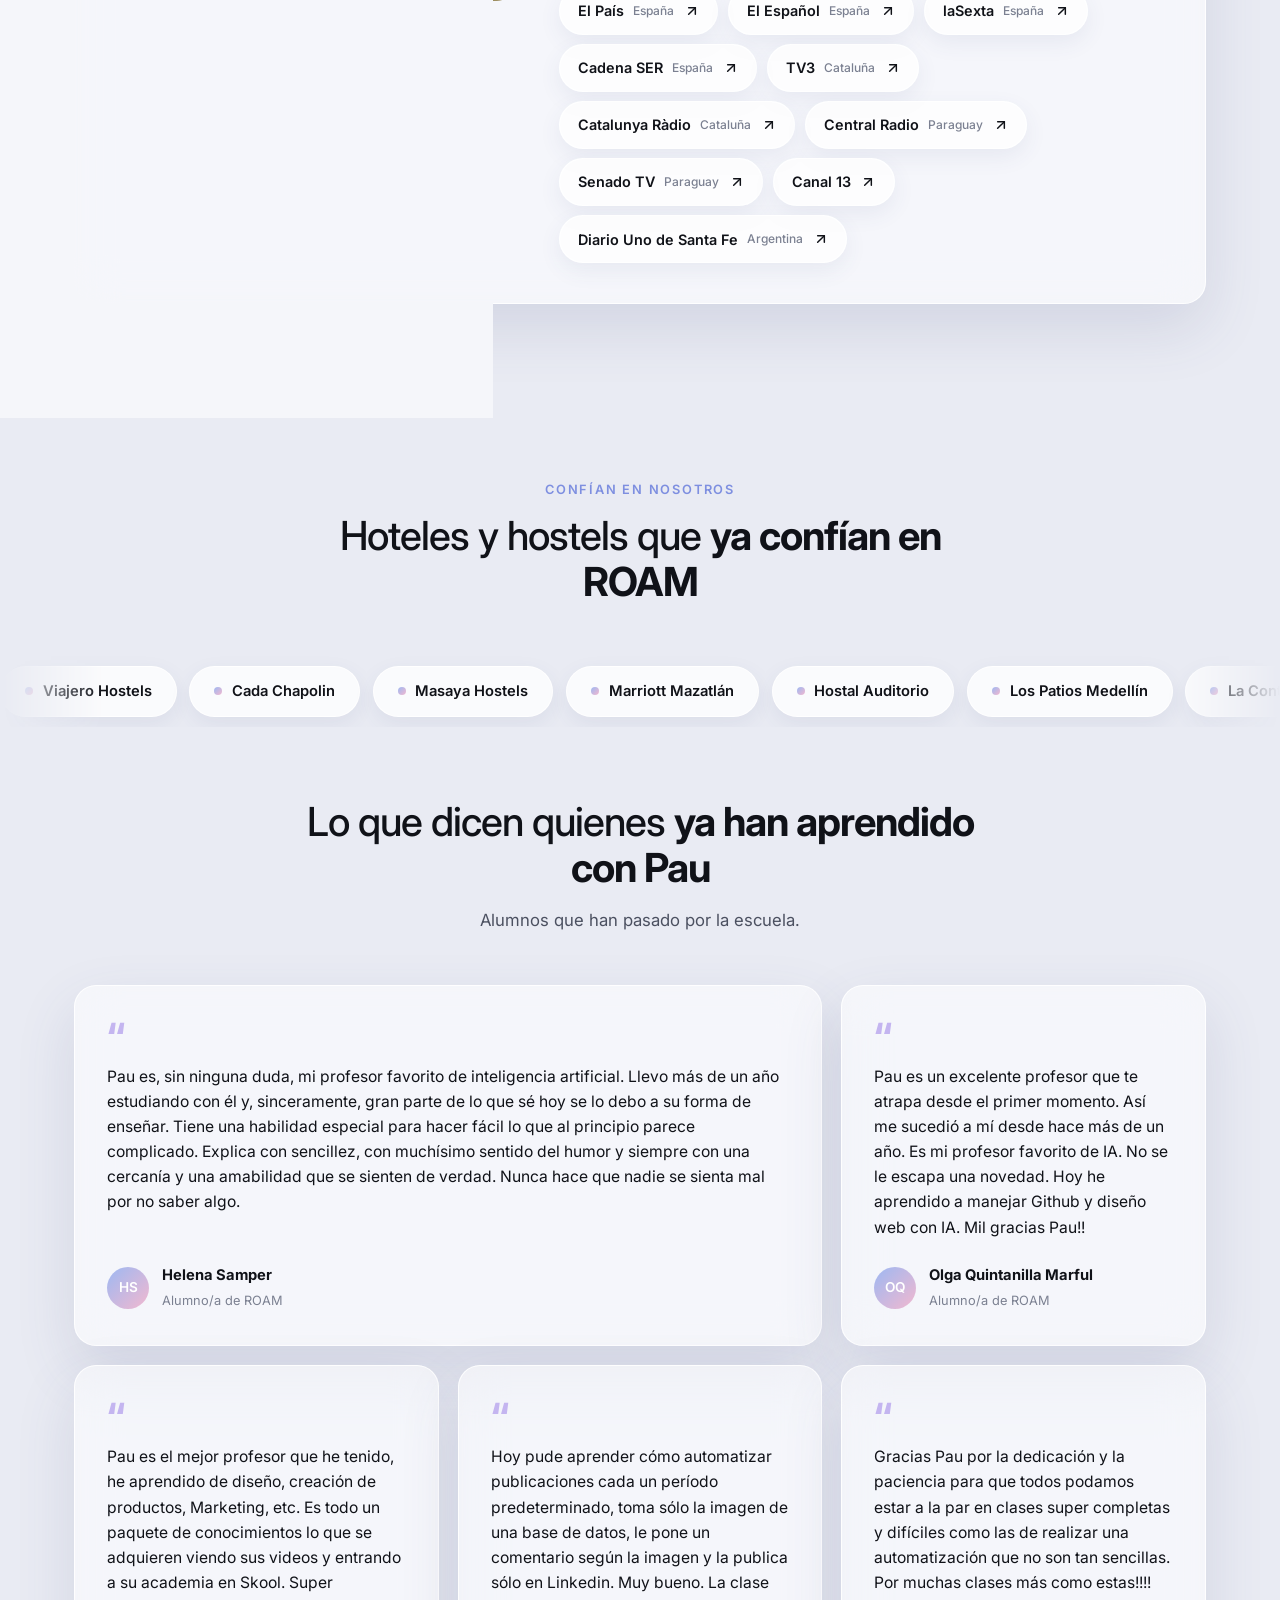
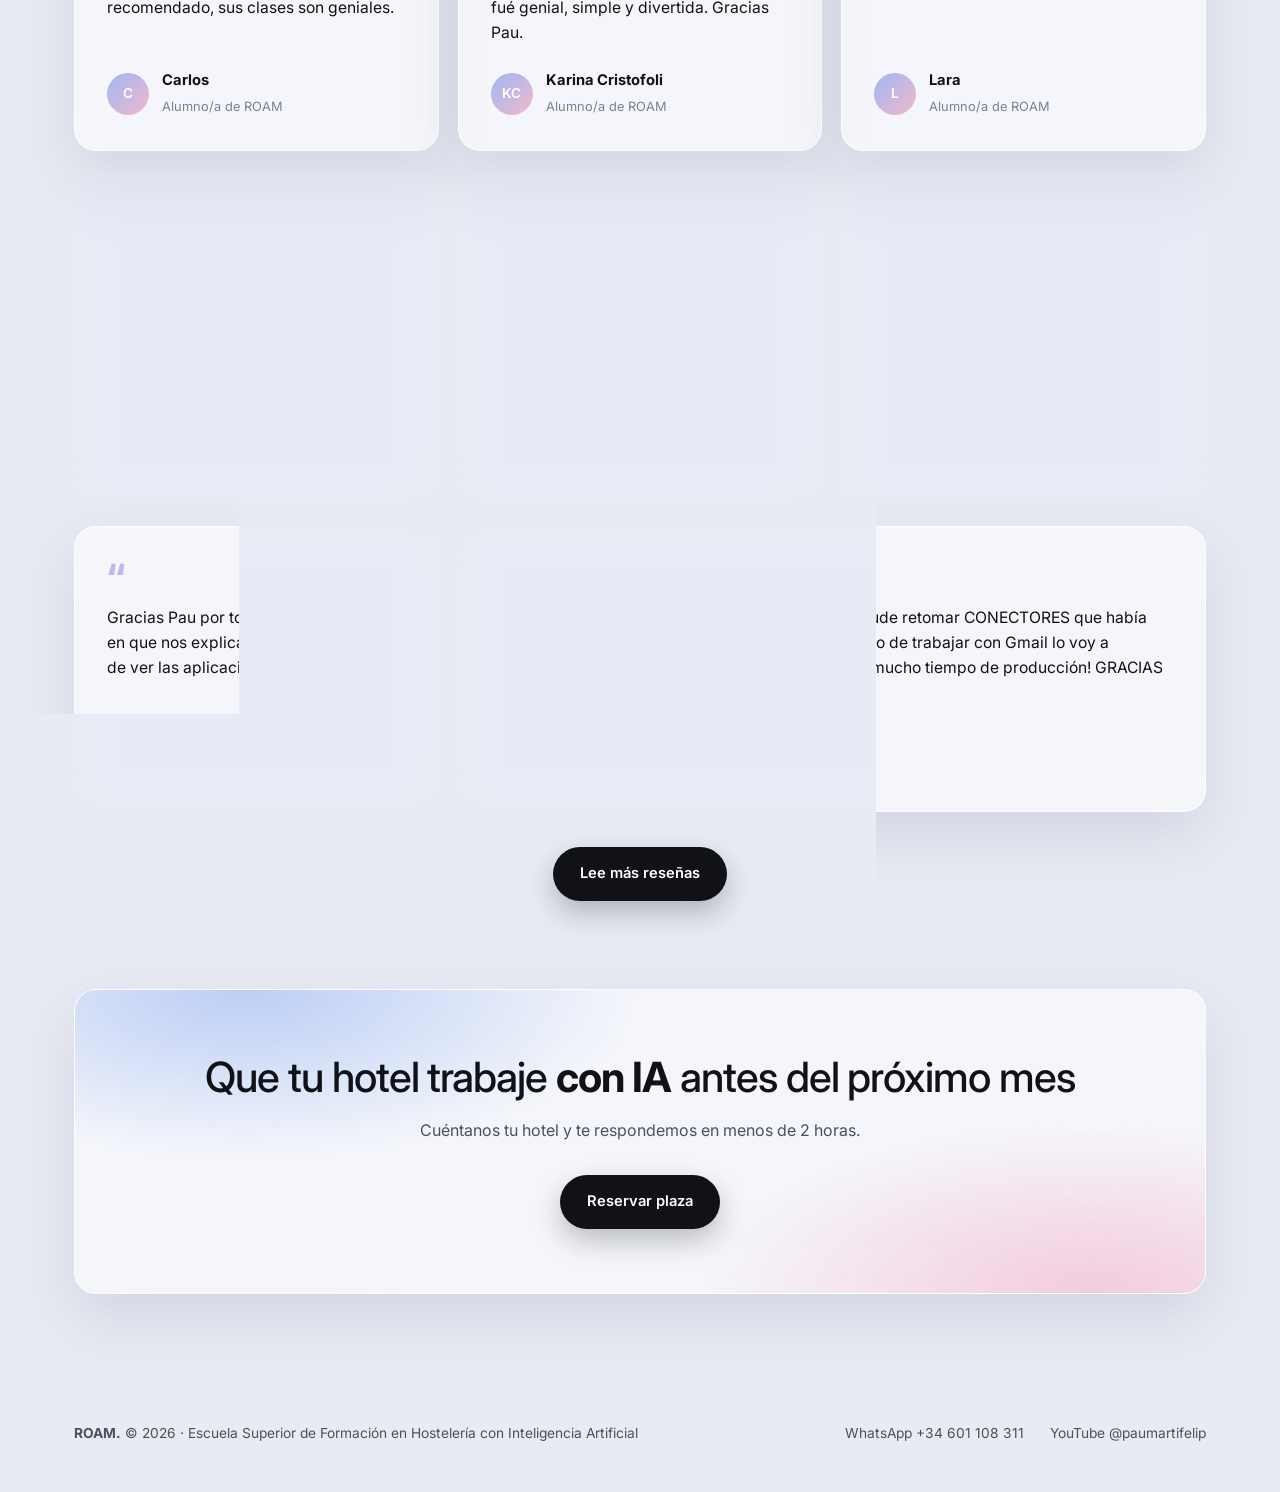
<file: roam-seo.html>
<!DOCTYPE html>
<html lang="es">
<head>
  <meta charset="UTF-8" />
  <meta name="viewport" content="width=device-width, initial-scale=1.0" />
  <title>ROAM SEO · Salir el Primero en Google y ChatGPT</title>
  <link rel="stylesheet" href="style.css" />
</head>
<body>
  <script>
    window.location.replace("index.html#seo");
  </script>
</body>
</html>
</file>
<file: style.css>
/* ==========================================================================
   ROAM · Formación de IA para Hoteles
   Estética: cristal, degradados pastel y tipografía limpia
   ========================================================================== */

@import url('https://fonts.googleapis.com/css2?family=Inter:wght@300;400;500;600;700&display=swap');

*, *::before, *::after { box-sizing: border-box; margin: 0; padding: 0; }

:root {
  --bg: #e9ebf3;
  --ink: #101218;
  --ink-soft: #4b5060;
  --ink-faint: #7b8091;
  --glass: rgba(255, 255, 255, 0.55);
  --glass-strong: rgba(255, 255, 255, 0.78);
  --glass-border: rgba(255, 255, 255, 0.85);
  --blue: #9db8f2;
  --lilac: #c4b5f0;
  --pink: #f2b8cf;
  --peach: #f7d3c4;
  --radius: 22px;
  --shadow: 0 24px 60px rgba(70, 80, 130, 0.14);
  --font: 'Inter', -apple-system, BlinkMacSystemFont, 'Segoe UI', Roboto, sans-serif;
  --ease: cubic-bezier(0.2, 0.8, 0.2, 1);
}

html {
  scroll-behavior: smooth;
  overflow-x: hidden;
  background: var(--bg);
  -webkit-text-size-adjust: 100%;
  text-size-adjust: 100%;
}

body::before {
  content: '';
  position: fixed;
  inset: 0;
  z-index: -1;
  pointer-events: none;
  background:
    radial-gradient(60% 50% at 8% 0%, rgba(157, 184, 242, 0.45) 0%, transparent 70%),
    radial-gradient(50% 45% at 100% 20%, rgba(242, 184, 207, 0.4) 0%, transparent 70%),
    radial-gradient(55% 45% at 0% 70%, rgba(196, 181, 240, 0.35) 0%, transparent 70%),
    radial-gradient(50% 40% at 100% 95%, rgba(157, 184, 242, 0.4) 0%, transparent 70%);
}

body {
  font-family: var(--font);
  color: var(--ink);
  line-height: 1.6;
  -webkit-font-smoothing: antialiased;
}

img { max-width: 100%; display: block; }
a { color: inherit; text-decoration: none; }
button { font-family: inherit; -webkit-tap-highlight-color: transparent; cursor: pointer; border: none; outline: none; }
ul { list-style: none; }

.container { max-width: 1180px; margin: 0 auto; padding: 0 1.5rem; }

.glass {
  background: var(--glass);
  border: 1px solid var(--glass-border);
  border-radius: var(--radius);
  backdrop-filter: blur(22px) saturate(1.3);
  -webkit-backdrop-filter: blur(22px) saturate(1.3);
  box-shadow: var(--shadow);
}

/* ── BOTONES ── */
.btn {
  display: inline-flex;
  align-items: center;
  justify-content: center;
  gap: 0.55rem;
  padding: 0.95rem 1.7rem;
  border-radius: 999px;
  font-size: 0.92rem;
  font-weight: 600;
  transition: transform 0.3s var(--ease), box-shadow 0.3s var(--ease), background 0.3s;
}
.btn-dark { background: var(--ink); color: #fff; box-shadow: 0 12px 28px rgba(16, 18, 24, 0.25); }
.btn-dark:hover { transform: translateY(-2px); box-shadow: 0 16px 34px rgba(16, 18, 24, 0.32); }
.btn-light { background: var(--glass-strong); color: var(--ink); border: 1px solid var(--glass-border); }
.btn-light:hover { transform: translateY(-2px); background: #fff; }

/* ── NAV ── */
.nav {
  position: sticky;
  top: 1rem;
  z-index: 100;
  margin: 1rem auto 0;
  max-width: 1180px;
  width: calc(100% - 3rem);
  padding: 0.8rem 1.4rem;
  display: flex;
  align-items: center;
  justify-content: space-between;
  background: var(--glass-strong);
  border: 1px solid var(--glass-border);
  border-radius: 999px;
  backdrop-filter: blur(22px);
  -webkit-backdrop-filter: blur(22px);
  box-shadow: 0 10px 30px rgba(70, 80, 130, 0.1);
}
.logo-wrap { display: flex; flex-direction: column; line-height: 1.15; }
.logo { font-weight: 700; font-size: 1.15rem; letter-spacing: 0.14em; }
.logo-sub { font-size: 0.58rem; font-weight: 600; letter-spacing: 0.06em; text-transform: uppercase; color: var(--ink-faint); max-width: 230px; }
.logo span { color: #7e8fe0; }
.nav-links { display: flex; gap: 2rem; font-size: 0.86rem; font-weight: 500; color: var(--ink-soft); }
.nav-links a:hover { color: var(--ink); }
.nav-right { display: flex; align-items: center; gap: 0.8rem; }
.nav .btn { padding: 0.6rem 1.2rem; font-size: 0.82rem; }
.menu-btn { display: none; background: none; width: 36px; height: 36px; color: var(--ink); }
.menu-btn svg { width: 24px; height: 24px; }

/* ── HERO ── */
.hero { padding: 3.5rem 0 2rem; }
.hero-frame {
  position: relative;
  overflow: hidden;
  min-height: 560px;
  display: flex;
  align-items: center;
  padding: 4rem 4rem;
  background:
    radial-gradient(45% 60% at 20% 20%, rgba(157, 184, 242, 0.6), transparent 70%),
    radial-gradient(40% 55% at 55% 105%, rgba(242, 184, 207, 0.75), transparent 70%),
    radial-gradient(35% 50% at 100% 30%, rgba(196, 181, 240, 0.55), transparent 70%),
    rgba(255, 255, 255, 0.5);
}
.hero-copy { position: relative; z-index: 2; max-width: 600px; }
.eyebrow {
  display: inline-block;
  font-size: 0.78rem;
  font-weight: 600;
  letter-spacing: 0.04em;
  padding: 0.4rem 0.9rem;
  border-radius: 999px;
  background: rgba(255, 255, 255, 0.7);
  border: 1px solid var(--glass-border);
  color: var(--ink-soft);
  margin-bottom: 1.4rem;
}
.hero h1 {
  font-size: 3.5rem;
  line-height: 1.08;
  font-weight: 500;
  letter-spacing: -0.03em;
  margin-bottom: 1.3rem;
}
.hero h1 b { font-weight: 700; }
.hero p.lead { font-size: 1.08rem; color: var(--ink-soft); max-width: 520px; margin-bottom: 2rem; }
.hero-actions { display: flex; flex-wrap: wrap; gap: 0.8rem; }

/* Anillo de cristal decorativo */
.orb {
  position: absolute;
  right: -90px;
  top: 50%;
  width: 460px;
  height: 460px;
  transform: translateY(-50%);
  border-radius: 50%;
  border: 46px solid transparent;
  background:
    linear-gradient(135deg, rgba(255,255,255,0.95), rgba(157,184,242,0.5) 45%, rgba(196,181,240,0.7)) border-box;
  -webkit-mask: linear-gradient(#000 0 0) padding-box, linear-gradient(#000 0 0);
  -webkit-mask-composite: xor;
  mask-composite: exclude;
  filter: drop-shadow(0 20px 40px rgba(110, 120, 200, 0.35));
  animation: float 9s ease-in-out infinite;
}
.orb-dot {
  position: absolute;
  right: 400px;
  top: 52%;
  width: 34px;
  height: 34px;
  border-radius: 50%;
  background: radial-gradient(circle at 35% 30%, #fff, var(--blue) 55%, var(--pink));
  box-shadow: 0 10px 24px rgba(110, 120, 200, 0.4);
  animation: float 7s ease-in-out infinite reverse;
}
@keyframes float { 0%, 100% { transform: translateY(-50%); } 50% { transform: translateY(calc(-50% - 14px)); } }
.orb-dot { animation-name: float-dot; }
@keyframes float-dot { 0%, 100% { transform: translateY(0); } 50% { transform: translateY(10px); } }

.hero-stats { display: grid; grid-template-columns: repeat(2, 1fr); gap: 1rem; margin-top: 1.2rem; }
.stat { padding: 1.4rem 1.6rem; }
.stat strong { display: block; font-size: 1.9rem; font-weight: 600; letter-spacing: -0.02em; }
.stat span { font-size: 0.88rem; color: var(--ink-soft); }

/* ── SECCIONES ── */
section { padding: 5.5rem 0; }
.section-head { text-align: center; max-width: 700px; margin: 0 auto 3.2rem; }
.kicker { font-size: 0.8rem; font-weight: 600; letter-spacing: 0.14em; text-transform: uppercase; color: #7e8fe0; display: block; margin-bottom: 0.8rem; }
.section-head h2 { font-size: 2.5rem; line-height: 1.15; font-weight: 500; letter-spacing: -0.025em; margin-bottom: 1rem; }
.section-head h2 b { font-weight: 700; }
.section-head p { color: var(--ink-soft); font-size: 1.05rem; }

/* Galería */
.gallery-section { padding: 2rem 0 1rem; }
.gallery { display: grid; grid-template-columns: 1.4fr 1fr; grid-template-rows: 1fr 1fr; gap: 1.2rem; height: 540px; }
.shot { margin: 0; padding: 0.5rem; overflow: hidden; }
.shot-lg { grid-row: span 2; }
.shot img { width: 100%; height: 100%; object-fit: cover; border-radius: calc(var(--radius) - 8px); transition: transform 0.7s var(--ease); }
.shot:hover img { transform: scale(1.04); }

/* Problemas */
.problem-group { margin-bottom: 2.4rem; }
.problem-group:last-child { margin-bottom: 0; }
.group-title { font-size: 0.82rem; font-weight: 700; letter-spacing: 0.12em; text-transform: uppercase; color: #7e8fe0; margin: 0 0 1rem 0.4rem; display: flex; align-items: center; gap: 0.8rem; }
.group-title::after { content: ''; flex: 1; height: 1px; background: rgba(16, 18, 24, 0.1); }
.problems { display: grid; grid-template-columns: repeat(auto-fit, minmax(240px, 1fr)); gap: 1.2rem; }
.problem { padding: 1.6rem; transition: transform 0.4s var(--ease); }
.problem:hover { transform: translateY(-6px); }
.p-num { display: inline-grid; place-items: center; min-width: 38px; height: 38px; padding: 0 0.5rem; border-radius: 12px; background: linear-gradient(135deg, var(--blue), var(--lilac)); color: #fff; font-size: 0.85rem; font-weight: 700; margin-bottom: 1rem; }
.problem h4 { font-size: 1.05rem; font-weight: 600; margin-bottom: 0.5rem; line-height: 1.3; }
.problem p { font-size: 0.92rem; color: var(--ink-soft); }

/* Clases */
.classes { display: flex; flex-direction: column; gap: 1.2rem; }
.class-card { display: grid; grid-template-columns: 0.8fr 1.2fr; gap: 2rem; padding: 2rem; position: relative; overflow: hidden; }
.class-card::before { content: ''; position: absolute; width: 220px; height: 220px; border-radius: 50%; left: -70px; top: -90px; background: radial-gradient(circle, rgba(196, 181, 240, 0.5), transparent 70%); pointer-events: none; }
.class-head { position: relative; }
.class-num { display: inline-block; font-size: 0.78rem; font-weight: 700; letter-spacing: 0.08em; text-transform: uppercase; padding: 0.35rem 0.85rem; border-radius: 999px; background: var(--ink); color: #fff; margin-bottom: 1rem; }
.class-head h3 { font-size: 1.4rem; font-weight: 600; line-height: 1.25; letter-spacing: -0.01em; margin-bottom: 0.7rem; }
.class-head p { font-size: 0.95rem; color: var(--ink-soft); }
.class-body { position: relative; }
.class-label { font-size: 0.74rem; font-weight: 700; letter-spacing: 0.1em; text-transform: uppercase; color: var(--ink-faint); margin-bottom: 0.7rem; }
.chips { display: flex; flex-wrap: wrap; gap: 0.5rem; margin-bottom: 1.5rem; }
.chip { display: inline-flex; align-items: center; gap: 0.55rem; padding: 0.3rem 0.9rem 0.3rem 0.3rem; border-radius: 999px; background: var(--glass-strong); border: 1px solid var(--glass-border); font-size: 0.86rem; font-weight: 600; transition: transform 0.3s var(--ease); }
.chip:hover { transform: translateY(-2px); }
.chip .p-num { min-width: 28px; height: 28px; margin: 0; border-radius: 999px; font-size: 0.72rem; padding: 0; }
.class-list { display: flex; flex-direction: column; gap: 0.7rem; }
.class-list li { display: flex; gap: 0.8rem; font-size: 0.95rem; color: var(--ink-soft); }
.class-list li svg { flex-shrink: 0; width: 20px; height: 20px; stroke: #7e8fe0; fill: none; stroke-width: 2.5; margin-top: 2px; }

/* Precio: dos opciones */
.options { display: grid; grid-template-columns: 1fr 1fr; gap: 1.5rem; margin-bottom: 1.5rem; }
.option { padding: 2.4rem; display: flex; flex-direction: column; background: var(--glass-strong); }
.option-featured {
  background:
    radial-gradient(60% 70% at 100% 0%, rgba(242, 184, 207, 0.6), transparent 70%),
    radial-gradient(60% 70% at 0% 100%, rgba(157, 184, 242, 0.6), transparent 70%),
    var(--glass-strong);
}
.option-num { align-self: flex-start; font-size: 0.78rem; font-weight: 700; letter-spacing: 0.08em; text-transform: uppercase; padding: 0.35rem 0.85rem; border-radius: 999px; background: var(--ink); color: #fff; margin-bottom: 1.2rem; }
.option h3 { font-size: 1.2rem; font-weight: 600; }
.option .amount { font-size: 3.6rem; font-weight: 600; letter-spacing: -0.04em; line-height: 1.1; margin: 0.6rem 0 0.8rem; }
.option-exclusive { align-self: flex-start; margin: -0.4rem 0 1rem; font-size: 0.78rem; font-weight: 600; color: #5b4fb0; padding: 0.3rem 0.8rem; border-radius: 999px; background: rgba(196, 181, 240, 0.35); border: 1px solid rgba(126, 143, 224, 0.4); }
.option-notice { font-size: 0.9rem; color: var(--ink); background: rgba(255, 255, 255, 0.7); border: 1px dashed rgba(126, 143, 224, 0.6); border-radius: 14px; padding: 0.9rem 1.1rem; margin-bottom: 1.6rem; }
.option-notice strong { display: block; margin-bottom: 0.2rem; }
.option-desc { font-size: 0.98rem; color: var(--ink-soft); margin-bottom: 1.8rem; flex-grow: 1; }
.option-desc strong { color: var(--ink); }
.option .btn { align-self: flex-start; }
.includes { padding: 2rem 2.4rem; display: grid; grid-template-columns: 1fr 1fr; gap: 0.95rem 2.4rem; }
.includes li { display: flex; gap: 0.8rem; font-size: 0.95rem; color: var(--ink-soft); }
.includes li svg { flex-shrink: 0; width: 20px; height: 20px; stroke: #7e8fe0; fill: none; stroke-width: 2.5; margin-top: 2px; }
.includes li strong { color: var(--ink); font-weight: 600; }

/* Formador */
.trainer { display: grid; grid-template-columns: 0.8fr 1.2fr; gap: 3rem; align-items: center; padding: 1rem; }
.trainer img { width: 100%; aspect-ratio: 4 / 5; object-fit: cover; object-position: 50% 30%; border-radius: calc(var(--radius) - 8px); }
.trainer-text { padding: 1.5rem 1.8rem 1.5rem 0; }
.trainer-text .kicker { margin-bottom: 0.4rem; }
.trainer-text h2 { font-size: 2.3rem; font-weight: 600; letter-spacing: -0.025em; margin-bottom: 1.2rem; }
.trainer-text p { color: var(--ink-soft); font-size: 0.98rem; margin-bottom: 0.9rem; }

.press { margin-top: 1.6rem; padding-top: 1.4rem; border-top: 1px solid rgba(16, 18, 24, 0.1); }
.press-label { font-size: 0.74rem; font-weight: 700; letter-spacing: 0.1em; text-transform: uppercase; color: var(--ink-faint); margin-bottom: 0.8rem; }
.press-buttons { display: flex; flex-wrap: wrap; gap: 0.6rem; }
.press-btn { display: inline-flex; align-items: center; gap: 0.6rem; padding: 0.7rem 1.1rem; border-radius: 999px; background: var(--glass-strong); border: 1px solid var(--glass-border); font-size: 0.9rem; font-weight: 600; box-shadow: 0 8px 22px rgba(70, 80, 130, 0.08); transition: transform 0.3s var(--ease), background 0.3s, color 0.3s; }
.press-btn small { font-size: 0.75rem; font-weight: 500; color: var(--ink-faint); transition: color 0.3s; }
.press-btn svg { width: 16px; height: 16px; stroke: currentColor; fill: none; stroke-width: 2.2; stroke-linecap: round; stroke-linejoin: round; }
.press-btn:hover { transform: translateY(-2px); background: var(--ink); color: #fff; }
.press-btn:hover small { color: rgba(255, 255, 255, 0.7); }

/* Hoteles que confían: tira en movimiento */
.marquee {
  overflow: hidden;
  padding: 0.6rem 0;
  -webkit-mask-image: linear-gradient(90deg, transparent, #000 8%, #000 92%, transparent);
  mask-image: linear-gradient(90deg, transparent, #000 8%, #000 92%, transparent);
}
.marquee-track { display: flex; gap: 0.8rem; width: max-content; animation: marquee 45s linear infinite; }
.marquee:hover .marquee-track { animation-play-state: paused; }
@keyframes marquee { from { transform: translateX(0); } to { transform: translateX(-50%); } }
.hotel-pill {
  display: inline-flex; align-items: center; gap: 0.6rem; white-space: nowrap;
  padding: 0.8rem 1.5rem; border-radius: 999px;
  font-size: 0.92rem; font-weight: 600; color: var(--ink);
  background: var(--glass-strong); border: 1px solid var(--glass-border);
  box-shadow: 0 8px 22px rgba(70, 80, 130, 0.08);
}
.hotel-pill .dot { width: 8px; height: 8px; border-radius: 50%; background: linear-gradient(135deg, var(--blue), var(--pink)); }

/* Testimonios */
.testimonials { display: grid; grid-template-columns: repeat(3, 1fr); gap: 1.2rem; align-items: stretch; }
.quote { padding: 2rem; display: flex; flex-direction: column; }
.quote-wide { grid-column: span 2; }
.quote .mark { font-size: 2.6rem; line-height: 1; color: var(--lilac); font-weight: 700; }
.quote p { font-size: 0.98rem; color: var(--ink); margin: 0.3rem 0 1.5rem; flex-grow: 1; }
.quote .who { display: flex; align-items: center; gap: 0.8rem; }
.avatar { flex-shrink: 0; width: 42px; height: 42px; border-radius: 50%; display: grid; place-items: center; font-weight: 600; font-size: 0.85rem; color: #fff; background: linear-gradient(135deg, var(--blue), var(--pink)); }
.who strong { display: block; font-size: 0.92rem; }
.who span { font-size: 0.8rem; color: var(--ink-faint); }

.more-reviews { text-align: center; margin-top: 2.2rem; }

/* CTA final */
.cta-box {
  text-align: center;
  padding: 4rem 2rem;
  background:
    radial-gradient(50% 80% at 15% 0%, rgba(157, 184, 242, 0.65), transparent 70%),
    radial-gradient(50% 80% at 90% 100%, rgba(242, 184, 207, 0.7), transparent 70%),
    var(--glass);
}
.cta-box h2 { font-size: 2.6rem; font-weight: 500; letter-spacing: -0.025em; line-height: 1.15; margin-bottom: 1rem; }
.cta-box h2 b { font-weight: 700; }
.cta-box p { color: var(--ink-soft); max-width: 520px; margin: 0 auto 2rem; }

/* Footer */
footer { padding: 2.5rem 0 3rem; font-size: 0.86rem; color: var(--ink-soft); }
.footer-inner { display: flex; flex-wrap: wrap; gap: 1.5rem; justify-content: space-between; align-items: center; }
.footer-links { display: flex; flex-wrap: wrap; gap: 1.6rem; }
.footer-links a:hover { color: var(--ink); }

/* ── RESPONSIVE ── */
@media (max-width: 1000px) {
  .class-card { grid-template-columns: 1fr; gap: 1.4rem; }
  .testimonials { grid-template-columns: 1fr 1fr; }
  .options { grid-template-columns: 1fr; }
  .orb { opacity: 0.55; right: -170px; }
  .orb-dot { display: none; }
}

@media (max-width: 720px) {
  .btn { min-height: 48px; }
  .hero-actions { flex-direction: column; }
  .hero-actions .btn { width: 100%; }
  .menu-btn { width: 44px; height: 44px; }
  .nav-links a { padding: 0.4rem 0; font-size: 1rem; }
  .press-btn { padding: 0.6rem 0.95rem; font-size: 0.86rem; }
  .press-btn small { display: none; }
  .option .btn, .cta-box .btn, .more-reviews .btn { width: 100%; }
  .footer-links { justify-content: center; }
  .testimonials { grid-template-columns: 1fr; }
  .quote-wide { grid-column: auto; }
  .marquee-track { animation-duration: 35s; }
  .gallery { grid-template-columns: 1fr; grid-template-rows: auto; height: auto; }
  .shot-lg { grid-row: auto; }
  .shot { height: 230px; }
  .container { padding: 0 1.1rem; }
  .nav { width: calc(100% - 2rem); top: 0.6rem; padding: 0.65rem 1rem; }
  .nav-links {
    display: none; position: absolute; top: calc(100% + 0.6rem); left: 0; right: 0;
    flex-direction: column; gap: 1rem; padding: 1.4rem;
    background: var(--glass-strong); border: 1px solid var(--glass-border); border-radius: 20px;
    backdrop-filter: blur(22px); -webkit-backdrop-filter: blur(22px);
  }
  .nav-links.open { display: flex; }
  .nav .btn { display: none; }
  .menu-btn { display: block; }
  .hero { padding-top: 2rem; }
  .hero-frame { padding: 2.6rem 1.5rem; min-height: 0; }
  .hero h1 { font-size: 2.3rem; }
  .orb { width: 300px; height: 300px; border-width: 30px; top: auto; bottom: -140px; right: -100px; transform: none; animation: none; opacity: 0.45; }
  .hero-stats { grid-template-columns: 1fr; }
  section { padding: 3.5rem 0; }
  .section-head h2, .cta-box h2 { font-size: 1.85rem; }
  .class-card { padding: 1.5rem; }
  .problems { grid-template-columns: 1fr; }
  .option { padding: 1.8rem; }
  .option .amount { font-size: 3rem; }
  .option .btn { align-self: stretch; }
  .includes { padding: 1.6rem; grid-template-columns: 1fr; }
  .logo-sub { font-size: 0.5rem; max-width: 170px; }
  .trainer { grid-template-columns: 1fr; gap: 1.5rem; }
  .trainer-text { padding: 0.5rem 1rem 1.2rem; }
  .trainer-text h2 { font-size: 1.8rem; }
  .trainer img { aspect-ratio: 1 / 1; }
  .footer-inner { flex-direction: column; text-align: center; }
}

@media (max-width: 380px) {
  .container { padding: 0 0.9rem; }
  .nav { width: calc(100% - 1.4rem); }
  .hero-frame { padding: 2rem 1.1rem; }
  .hero h1 { font-size: 2rem; }
  .eyebrow { font-size: 0.72rem; }
  .logo-sub { display: none; }
  .class-card, .quote { padding: 1.3rem; }
}
</file>
